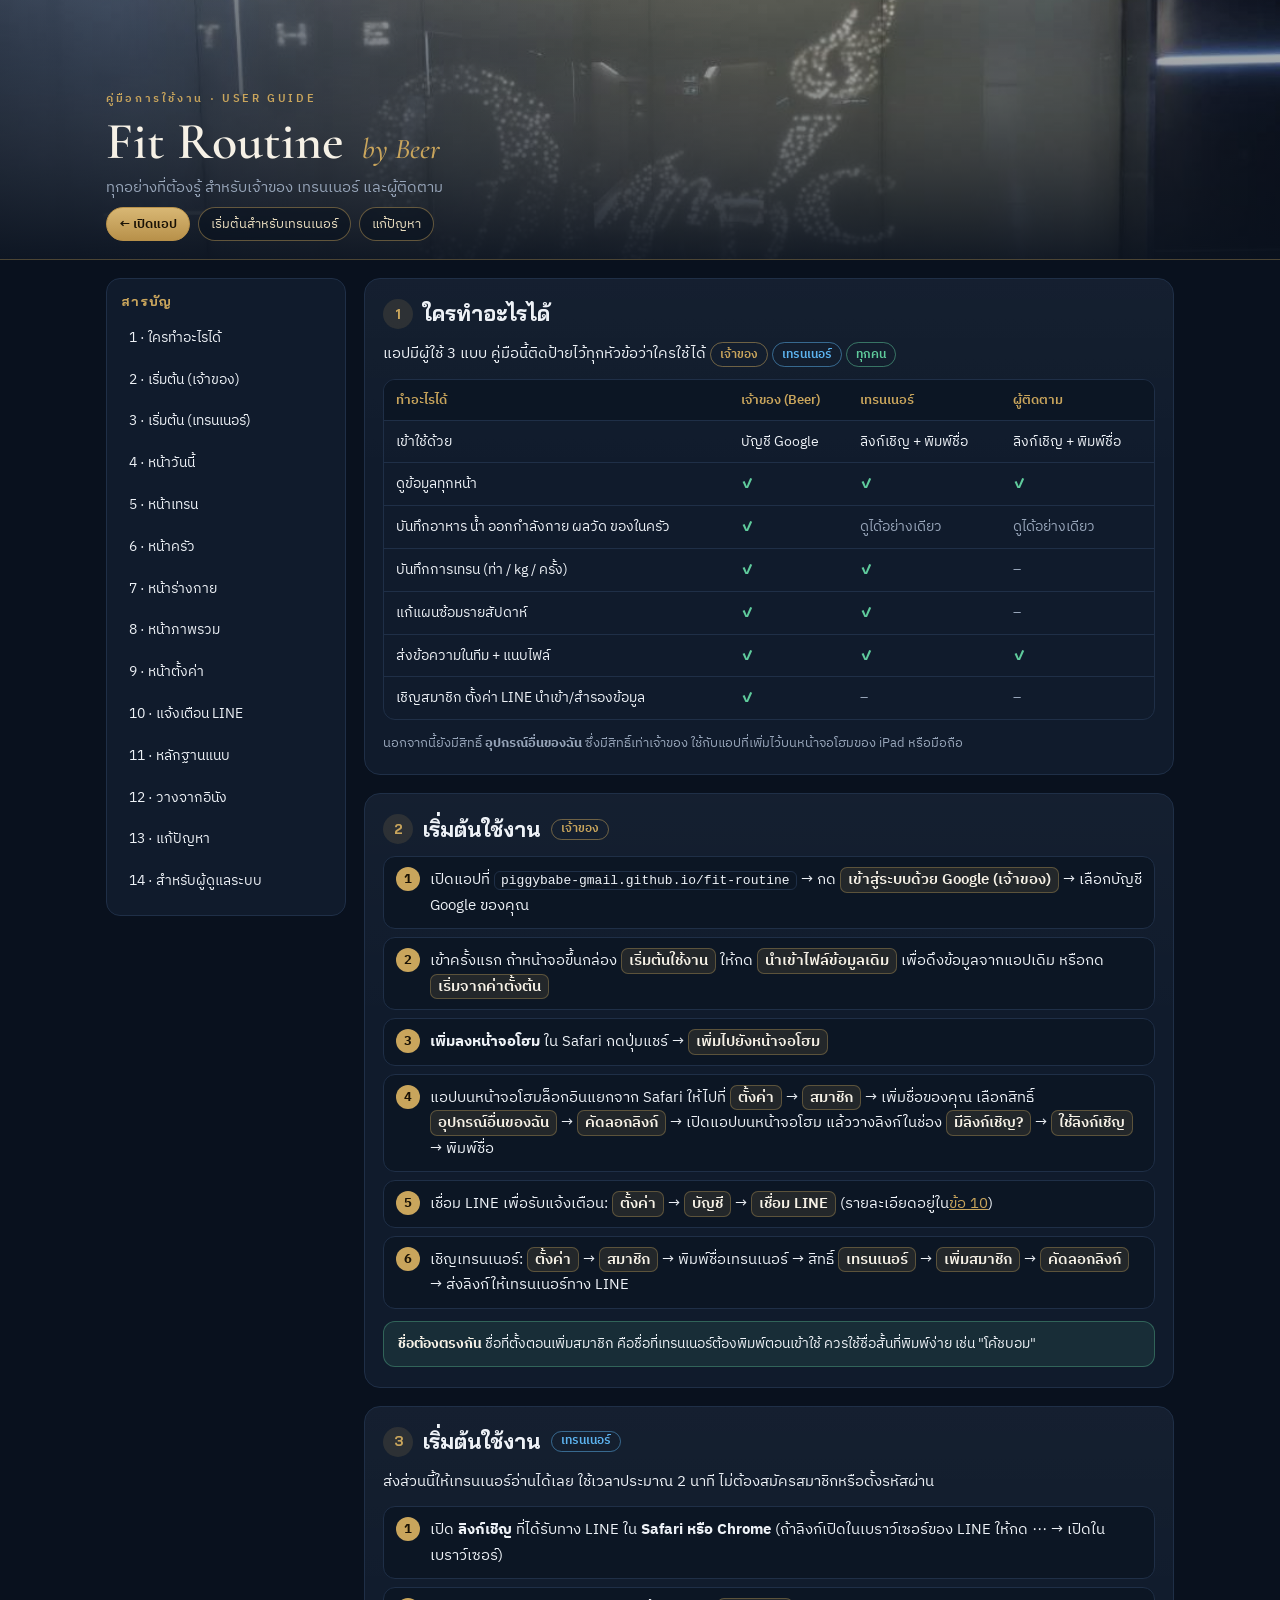
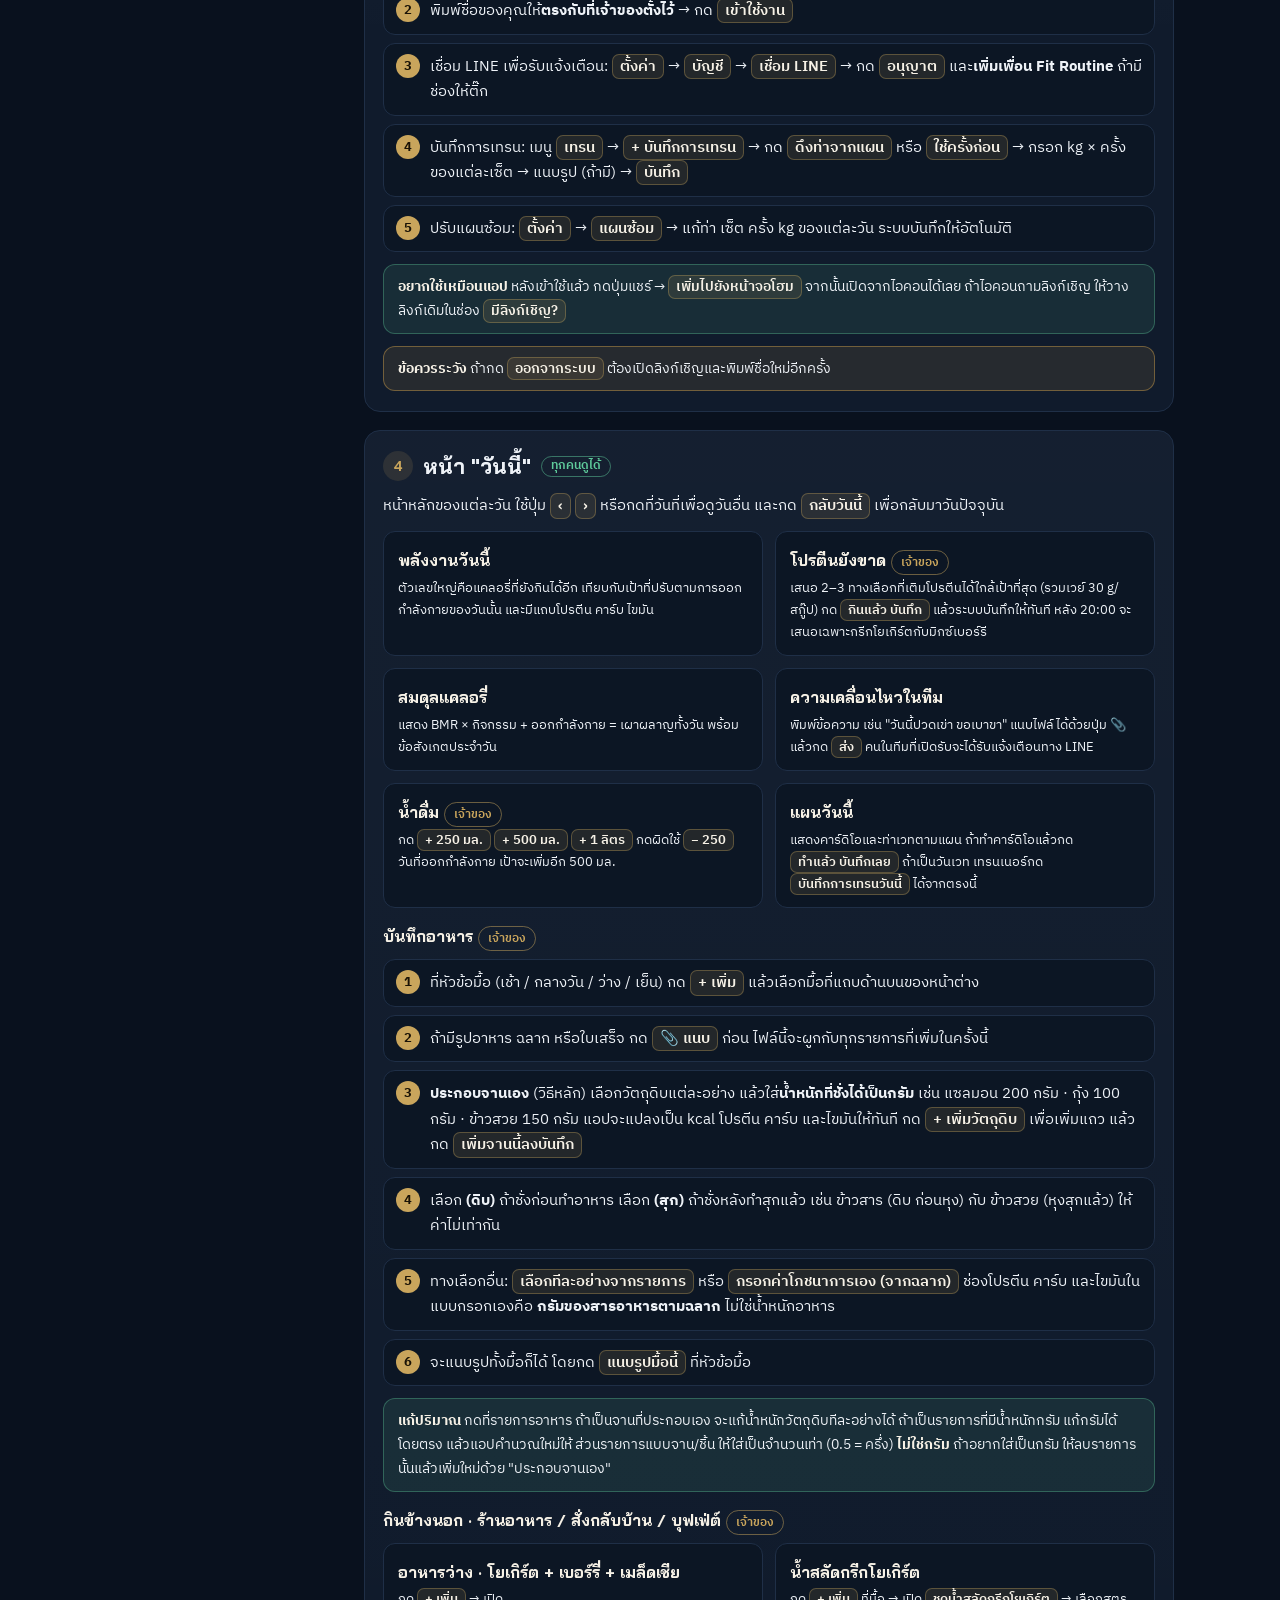
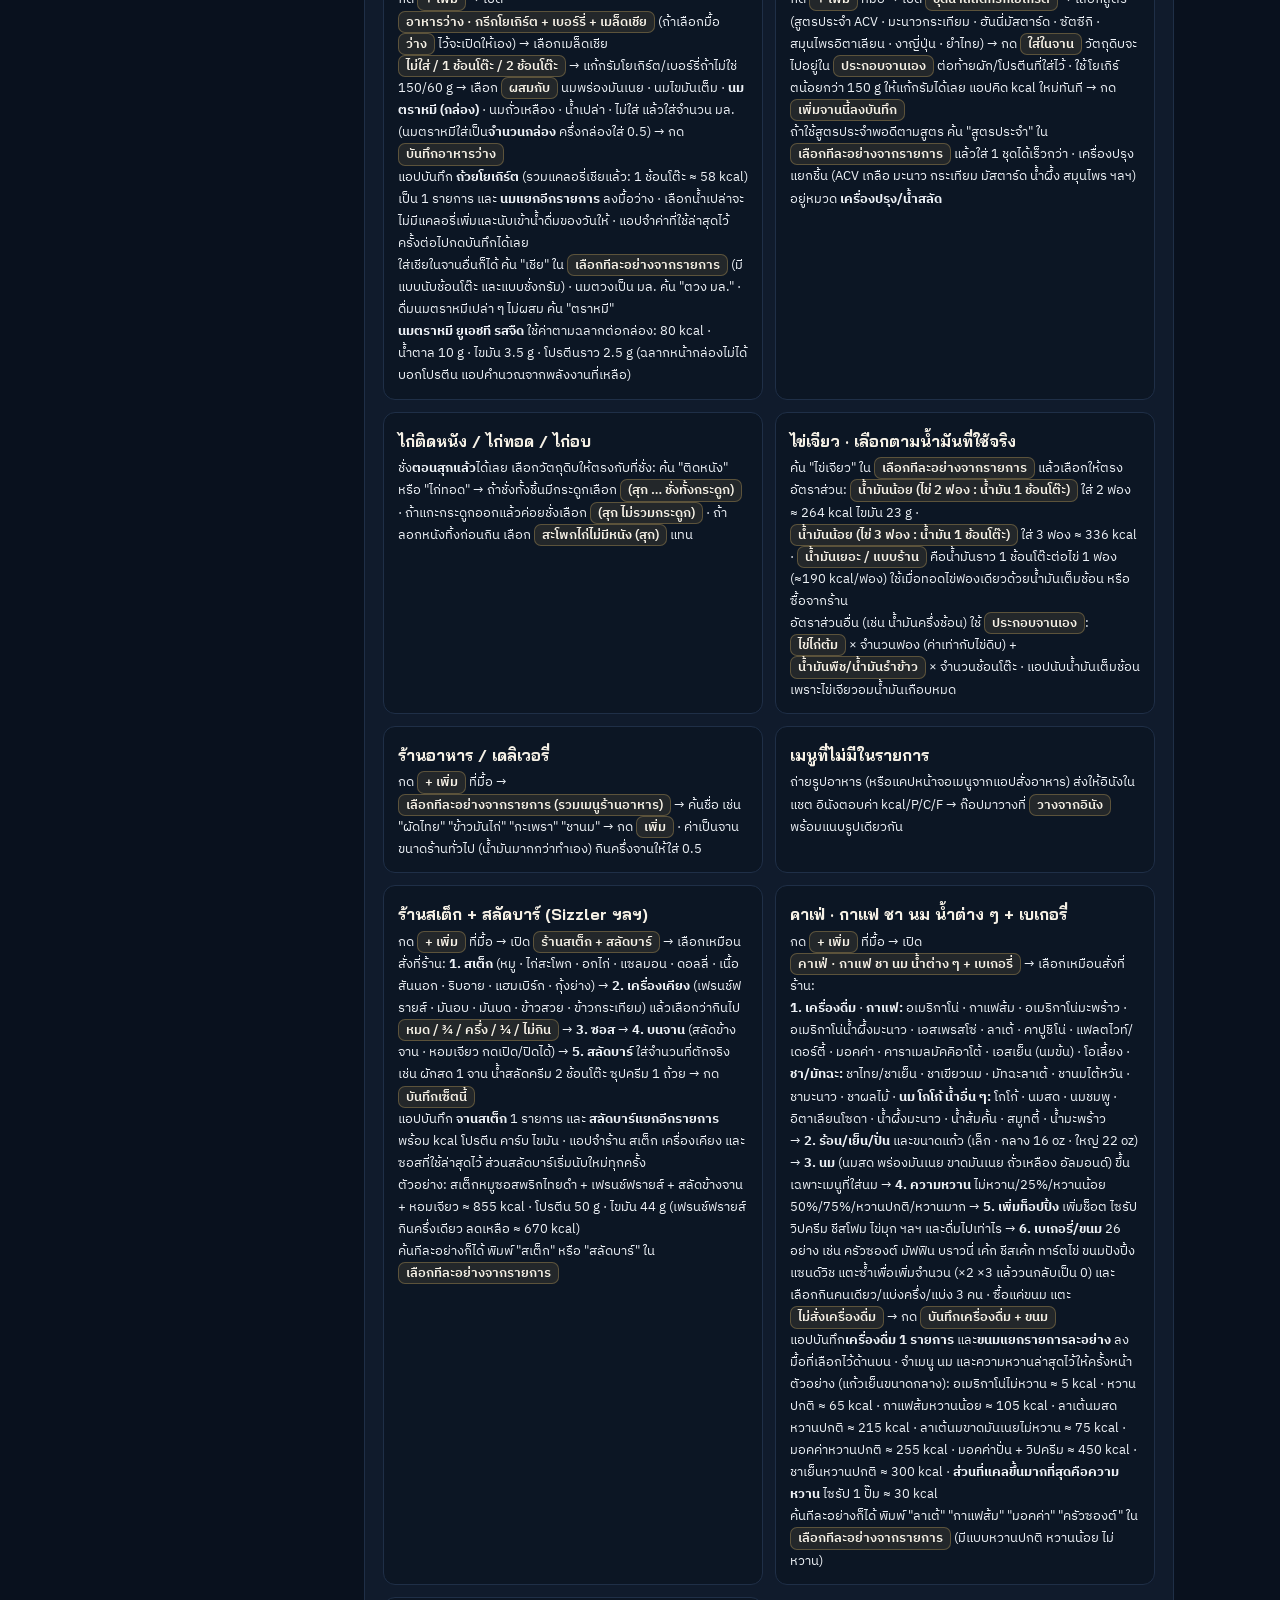
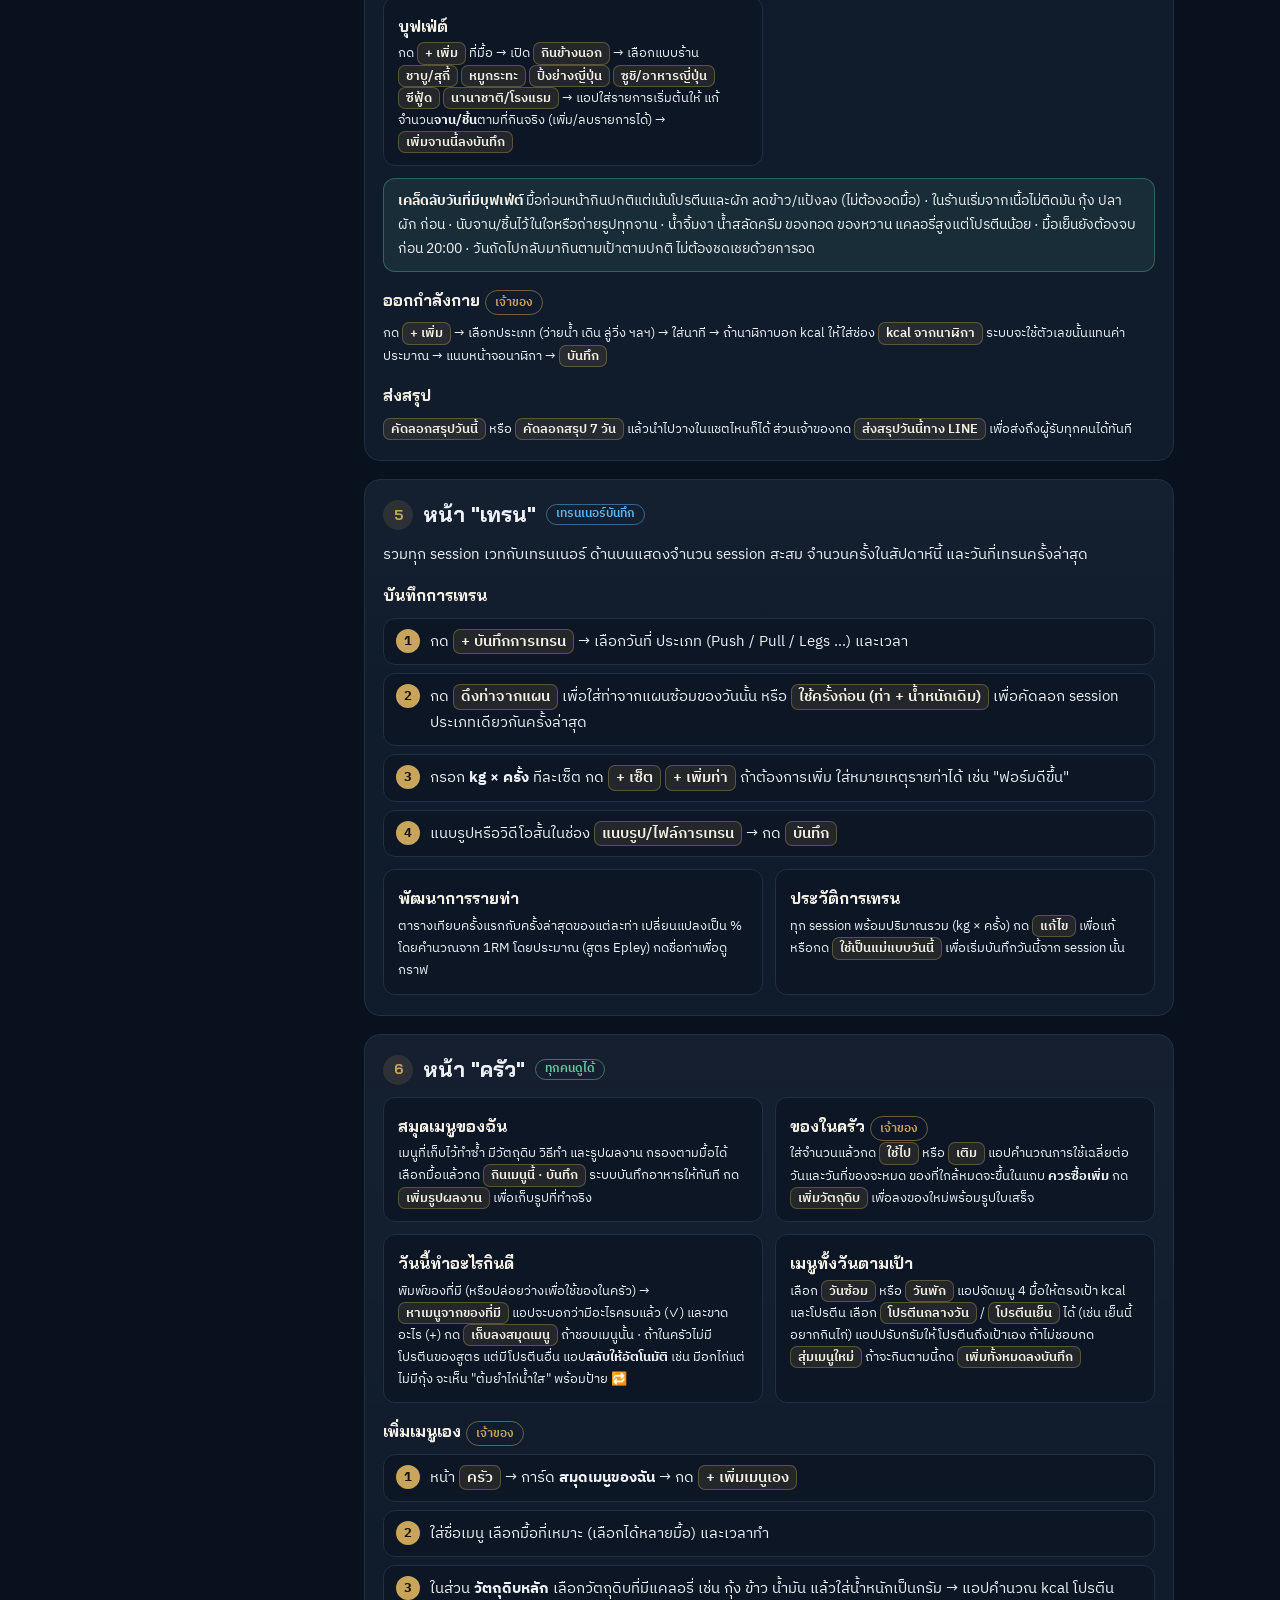
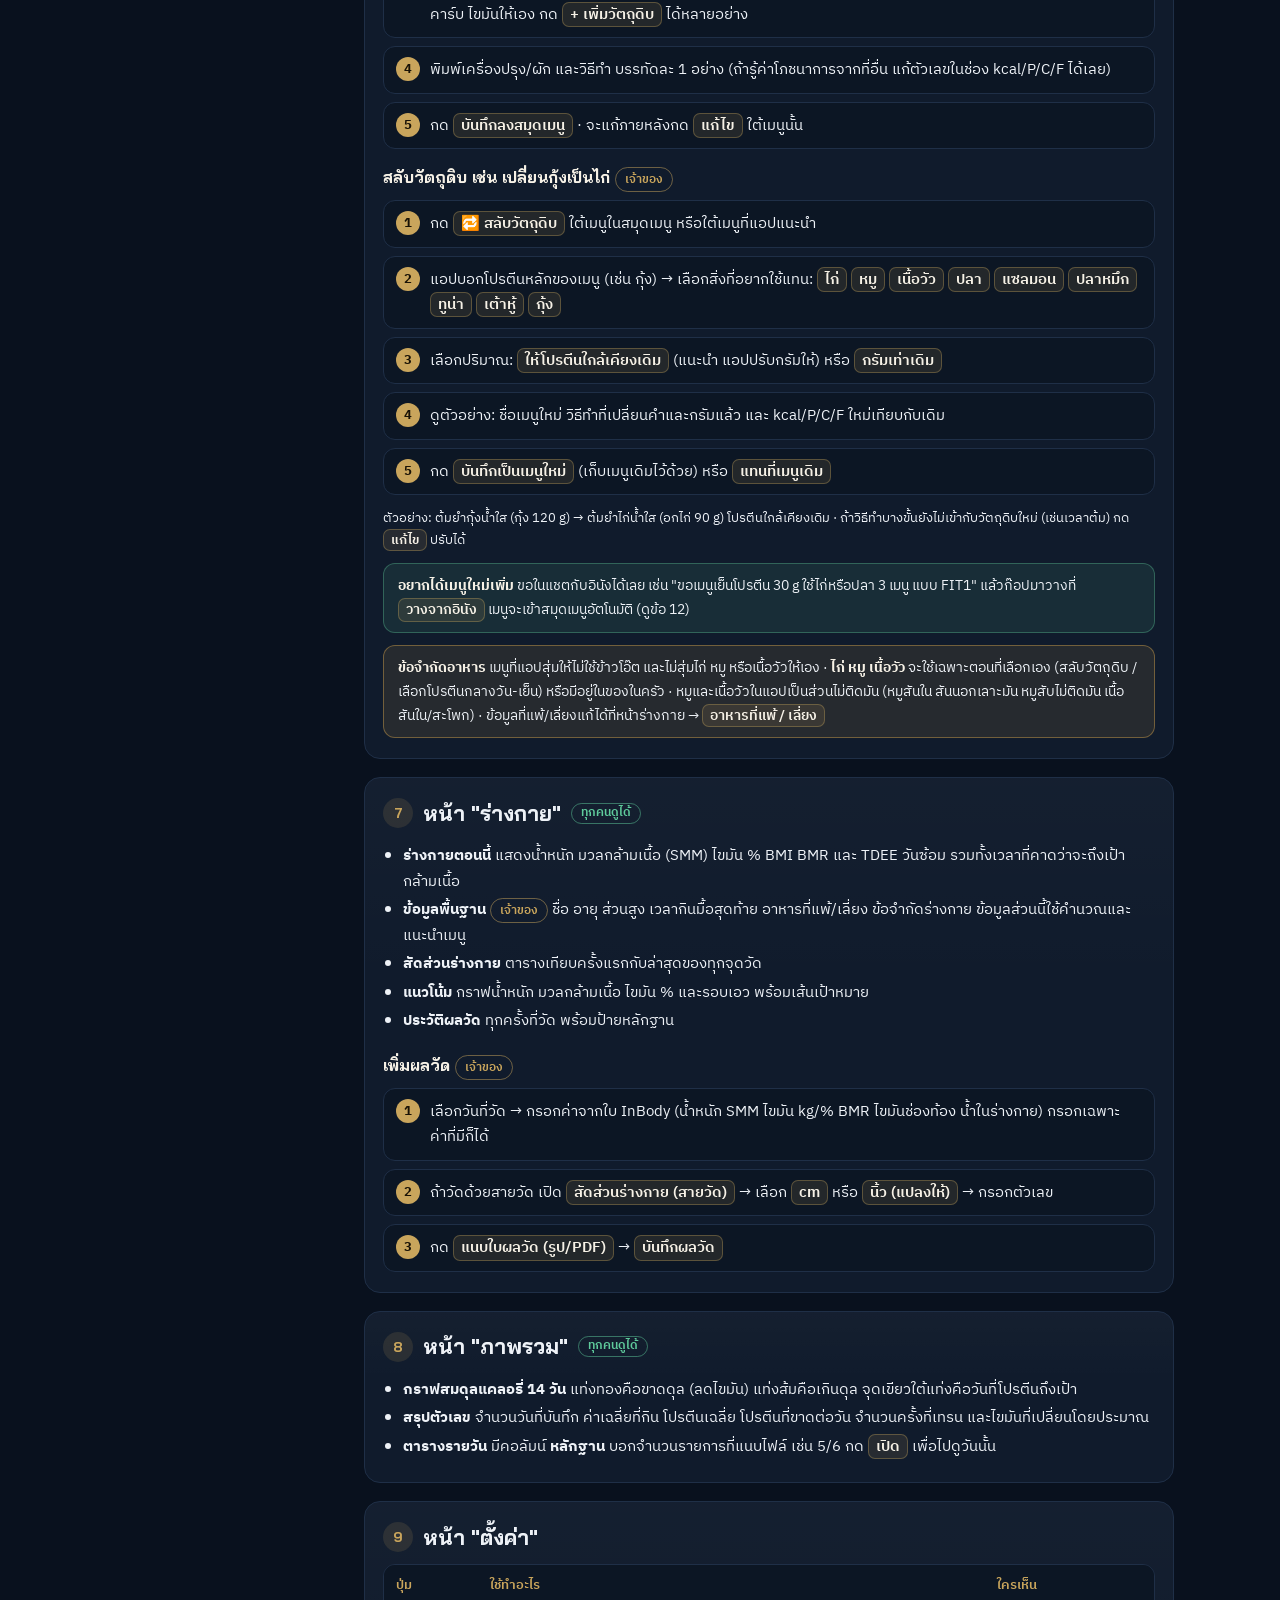
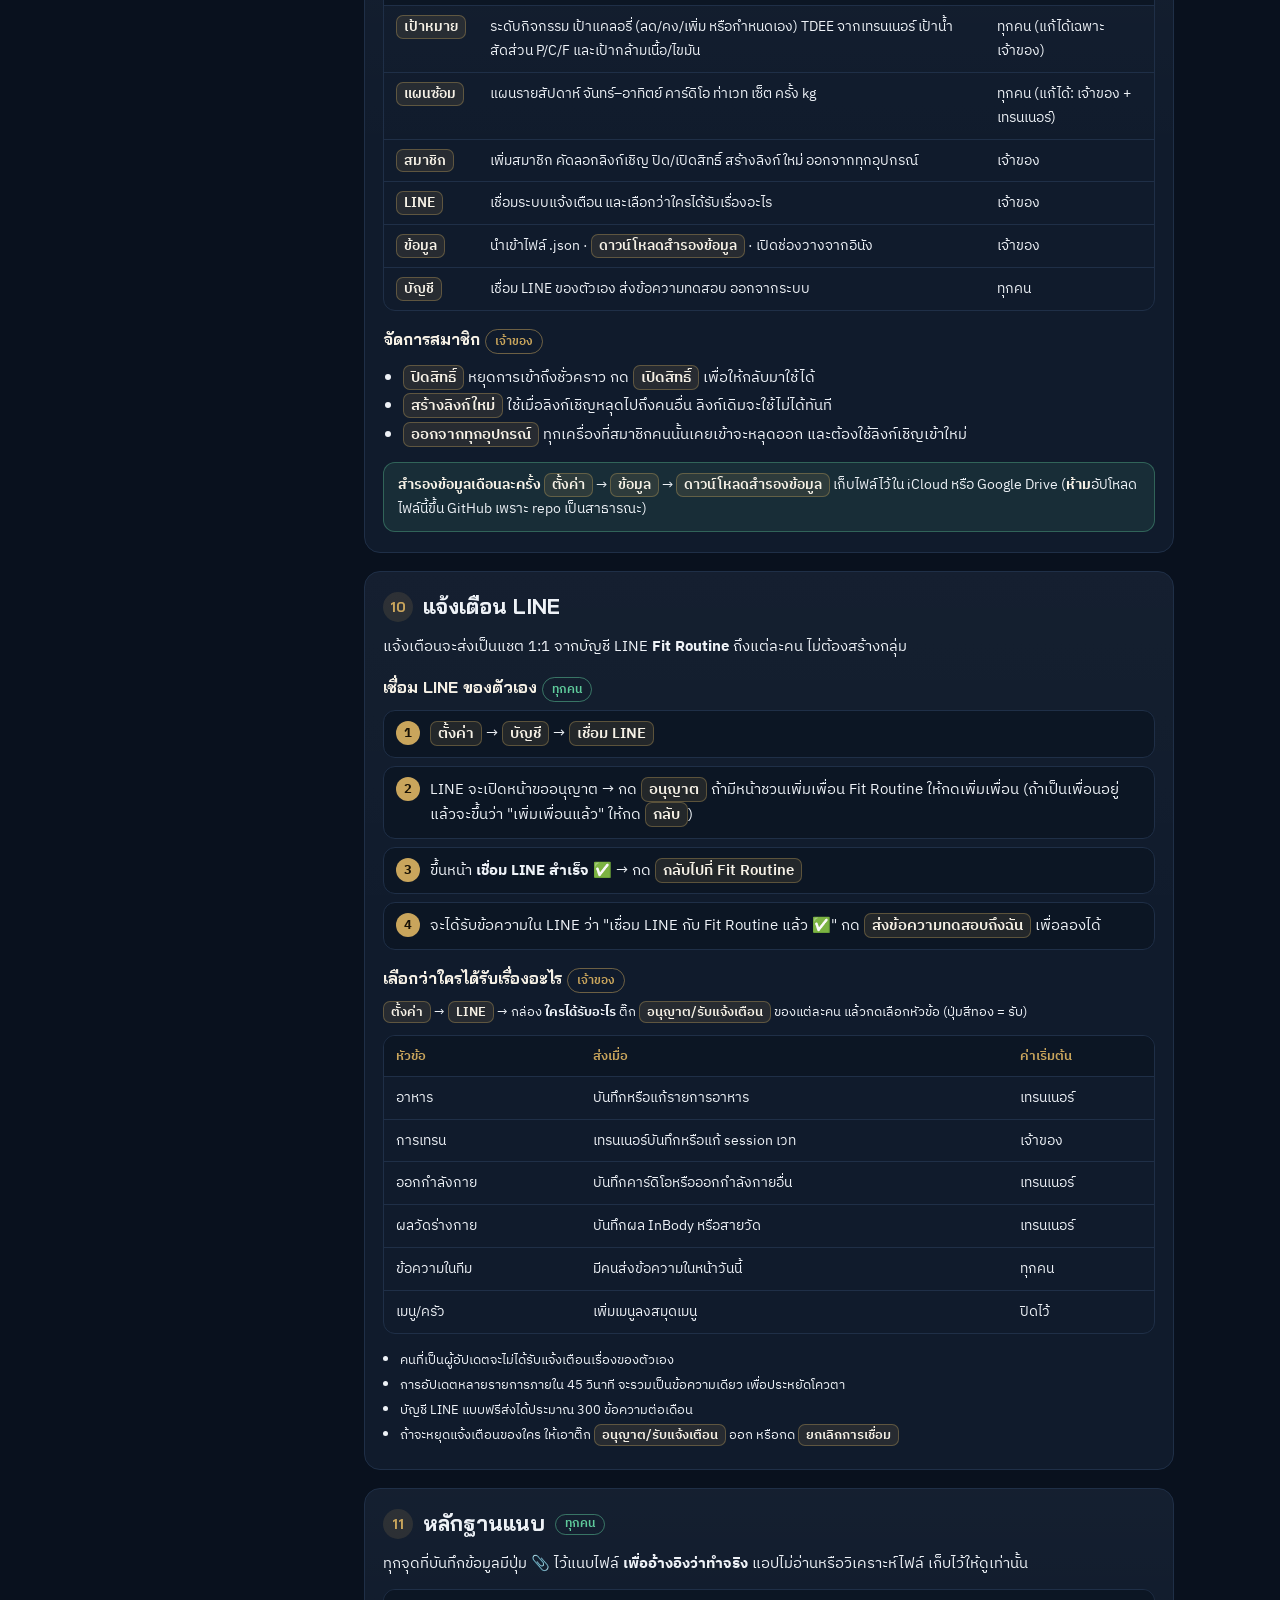
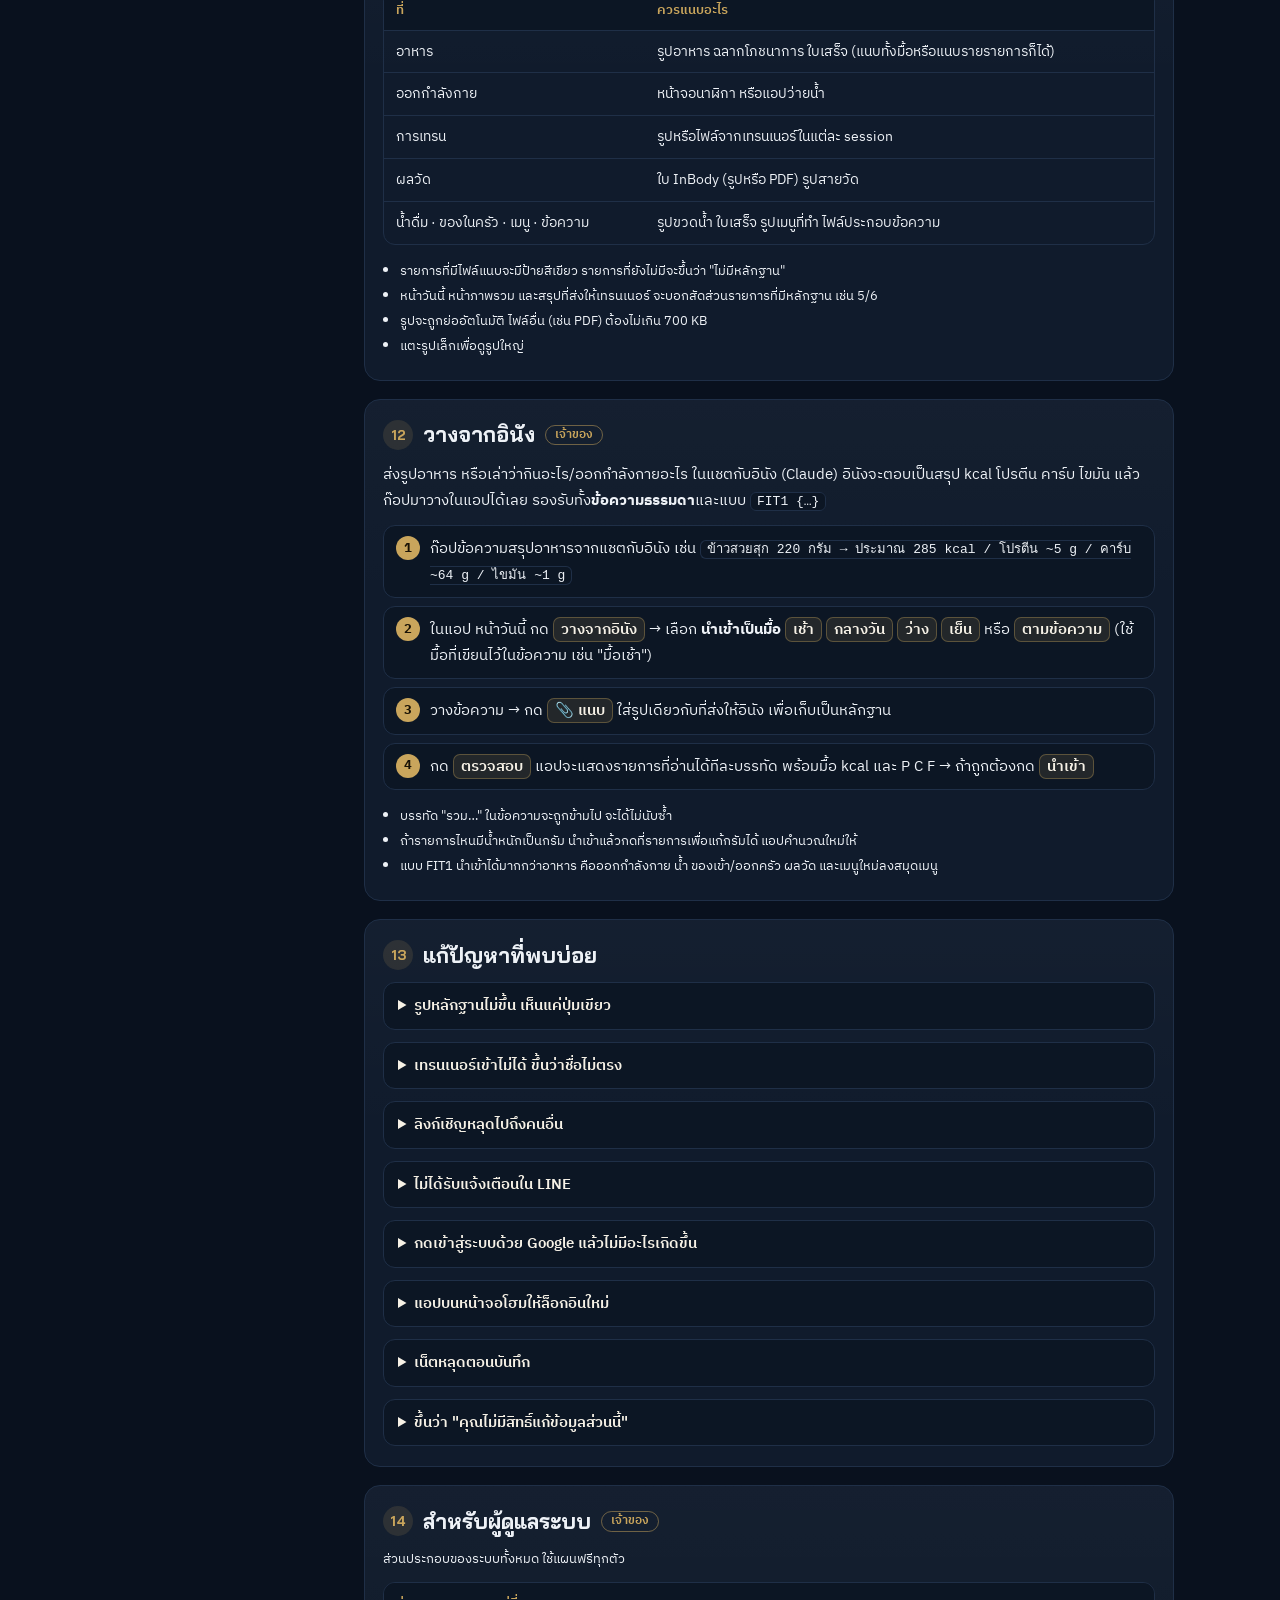
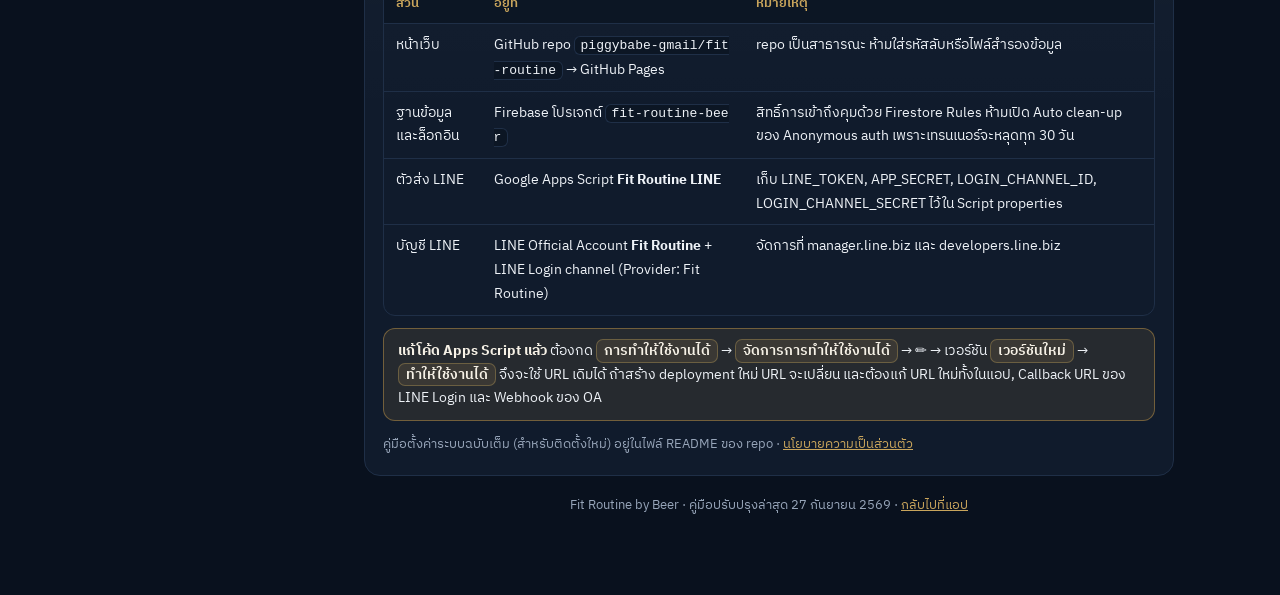
<file: manual.html>
<!doctype html>
<html lang="th">
<head>
<meta charset="utf-8">
<meta name="viewport" content="width=device-width,initial-scale=1,viewport-fit=cover">
<meta name="theme-color" content="#09111E">
<title>คู่มือการใช้งาน · Fit Routine by Beer</title>
<link rel="apple-touch-icon" href="img/apple-touch-icon.png">
<link rel="preconnect" href="https://fonts.googleapis.com">
<link rel="preconnect" href="https://fonts.gstatic.com" crossorigin>
<link rel="stylesheet" href="https://fonts.googleapis.com/css2?family=Bai+Jamjuree:wght@500;600;700&family=Cormorant+Garamond:ital,wght@0,600;1,500&family=IBM+Plex+Sans+Thai:wght@400;500;600&display=swap">
<style>
:root{
  color-scheme:dark;
  --bg:#09111E; --surface:#101B2C; --surface2:#0C1624; --ink:#EEF2F7; --muted:#97A5B9; --line:#1F2F47;
  --accent:#C9A55C; --accent-ink:#191206; --accent-soft:rgba(201,165,92,.14);
  --good:#5FCB9C; --warn:#E6B04E; --bad:#F27D6A; --pool:#5DB4F0; --pro:#F08E70;
  --display:'Bai Jamjuree','IBM Plex Sans Thai',system-ui,sans-serif;
  --serif:'Cormorant Garamond',Georgia,serif;
  --body:'IBM Plex Sans Thai',system-ui,-apple-system,sans-serif;
}
*{box-sizing:border-box}
html{background:var(--bg);scroll-behavior:smooth;scroll-padding-top:16px}
body{margin:0;background:var(--bg);color:var(--ink);font:15px/1.7 var(--body);-webkit-font-smoothing:antialiased}
a{color:var(--accent)}
h1,h2,h3{font-family:var(--display);line-height:1.3;margin:0;text-wrap:balance}
p{margin:0}
ul,ol{margin:0;padding-left:1.3em}
li{margin:3px 0}
.muted{color:var(--muted)}
.small{font-size:13px}

/* hero */
.hero{position:relative;overflow:hidden;min-height:220px;display:flex;align-items:flex-end;border-bottom:1px solid rgba(201,165,92,.35)}
.hero img{position:absolute;inset:0;width:100%;height:100%;object-fit:cover;object-position:50% 45%;filter:saturate(.8) brightness(.9)}
.hero::after{content:"";position:absolute;inset:0;background:linear-gradient(180deg,rgba(9,17,30,.1),rgba(9,17,30,.92)),linear-gradient(90deg,rgba(9,17,30,.6),transparent 60%)}
.hero-in{position:relative;z-index:1;width:100%;max-width:1100px;margin:0 auto;padding:calc(28px + env(safe-area-inset-top,0px)) 16px 18px}
.eyebrow{font-size:11px;letter-spacing:.24em;text-transform:uppercase;color:var(--accent);font-weight:600}
.brand{font-family:var(--serif);font-weight:600;font-size:40px;line-height:1.05;color:#F6F1E6;margin:4px 0 6px}
.brand em{font-style:italic;font-weight:500;font-size:.55em;color:var(--accent);margin-left:6px}
.hero-row{display:flex;gap:8px;flex-wrap:wrap;margin-top:6px}
.chip{display:inline-flex;align-items:center;gap:6px;font-size:13px;padding:5px 12px;border-radius:99px;border:1px solid rgba(201,165,92,.45);background:rgba(9,17,30,.55);color:#E9DDBF;text-decoration:none;backdrop-filter:blur(6px)}
.chip.pri{background:linear-gradient(180deg,#D8B774,#B8914A);color:var(--accent-ink);border-color:#B8914A;font-weight:600}
@media (min-width:760px){.brand{font-size:52px}.hero{min-height:260px}}

/* layout */
.wrap{max-width:1100px;margin:0 auto;padding:18px 16px 80px;display:grid;gap:18px;grid-template-columns:1fr}
@media (min-width:960px){.wrap{grid-template-columns:240px minmax(0,1fr);align-items:start}}
nav.toc{background:var(--surface);border:1px solid var(--line);border-radius:14px;padding:14px}
nav.toc h2{font-size:13px;letter-spacing:.08em;color:var(--accent);margin-bottom:8px}
nav.toc ol{list-style:none;padding:0;margin:0;display:flex;flex-wrap:wrap;gap:6px}
nav.toc a{display:block;text-decoration:none;color:var(--ink);font-size:14px;padding:5px 10px;border-radius:9px;border:1px solid var(--line);background:var(--surface2)}
nav.toc a:hover{border-color:var(--accent)}
@media (min-width:960px){nav.toc{position:sticky;top:16px;max-height:calc(100vh - 32px);overflow:auto}nav.toc ol{flex-direction:column;gap:2px}nav.toc a{border:0;background:none;padding:5px 8px}nav.toc a:hover{background:var(--accent-soft)}}
main{display:flex;flex-direction:column;gap:18px;min-width:0}

section.card{background:linear-gradient(180deg,rgba(255,255,255,.02),transparent 40%),var(--surface);border:1px solid var(--line);border-radius:16px;padding:20px 18px;display:flex;flex-direction:column;gap:12px;min-width:0}
section.card>h2{font-size:21px;display:flex;align-items:center;gap:10px;flex-wrap:wrap}
section.card h3{font-size:16px;color:#F6F1E6;margin-top:6px}
.num-badge{display:inline-grid;place-items:center;width:30px;height:30px;border-radius:50%;background:var(--accent-soft);color:var(--accent);font-size:14px;font-weight:700;flex:none}
.tag{font-family:var(--body);font-size:11.5px;font-weight:600;padding:2px 9px;border-radius:99px;border:1px solid var(--line);color:var(--muted);white-space:nowrap}
.tag.own{color:var(--accent);border-color:rgba(201,165,92,.5)}
.tag.tr{color:var(--pool);border-color:rgba(93,180,240,.5)}
.tag.all{color:var(--good);border-color:rgba(95,203,156,.5)}

.steps{counter-reset:s;list-style:none;padding:0;display:flex;flex-direction:column;gap:8px}
.steps>li{counter-increment:s;position:relative;padding:10px 12px 10px 46px;background:var(--surface2);border:1px solid var(--line);border-radius:12px;margin:0}
.steps>li::before{content:counter(s);position:absolute;left:12px;top:10px;width:24px;height:24px;border-radius:50%;background:var(--accent);color:var(--accent-ink);font-weight:700;font-size:13px;display:grid;place-items:center}
.ui{display:inline-block;font-weight:600;color:#F6F1E6;background:rgba(201,165,92,.12);border:1px solid rgba(201,165,92,.35);border-radius:7px;padding:0 7px;line-height:1.55;white-space:nowrap}
.tip,.warn{border-radius:12px;padding:10px 14px;font-size:14px}
.tip{background:rgba(95,203,156,.1);border:1px solid rgba(95,203,156,.35)}
.warn{background:rgba(230,176,78,.1);border:1px solid rgba(230,176,78,.4)}
.tip b,.warn b{color:#F6F1E6}

.tbl{overflow-x:auto;border:1px solid var(--line);border-radius:12px}
table{border-collapse:collapse;width:100%;min-width:520px;font-size:14px}
th,td{text-align:left;padding:9px 12px;border-bottom:1px solid var(--line);vertical-align:top}
th{color:var(--accent);font-weight:600;background:var(--surface2);font-size:13px}
tr:last-child td{border-bottom:0}
td .y{color:var(--good);font-weight:700}
td .n{color:var(--muted)}

.grid{display:grid;gap:12px;grid-template-columns:1fr}
@media (min-width:700px){.grid{grid-template-columns:repeat(2,minmax(0,1fr))}}
.box{background:var(--surface2);border:1px solid var(--line);border-radius:12px;padding:12px 14px;display:flex;flex-direction:column;gap:6px}
.box h3{margin:0;font-size:15px}
details{background:var(--surface2);border:1px solid var(--line);border-radius:12px;padding:10px 14px}
details+details{margin-top:0}
summary{cursor:pointer;font-weight:600;color:#F6F1E6}
details[open] summary{margin-bottom:6px}
code{font-family:ui-monospace,Menlo,monospace;font-size:13px;background:var(--surface2);border:1px solid var(--line);border-radius:6px;padding:1px 6px;word-break:break-all}
.foot{text-align:center;color:var(--muted);font-size:13px}
a:focus-visible,summary:focus-visible{outline:2px solid var(--accent);outline-offset:2px;border-radius:6px}
</style>
</head>
<body>
<header class="hero">
  <img src="img/hero-olympic.jpg" alt="">
  <div class="hero-in">
    <span class="eyebrow">คู่มือการใช้งาน · User Guide</span>
    <h1 class="brand">Fit Routine <em>by Beer</em></h1>
    <p class="muted">ทุกอย่างที่ต้องรู้ สำหรับเจ้าของ เทรนเนอร์ และผู้ติดตาม</p>
    <div class="hero-row">
      <a class="chip pri" href="./">← เปิดแอป</a>
      <a class="chip" href="#start-trainer">เริ่มต้นสำหรับเทรนเนอร์</a>
      <a class="chip" href="#faq">แก้ปัญหา</a>
    </div>
  </div>
</header>

<div class="wrap">
  <nav class="toc" aria-label="สารบัญ">
    <h2>สารบัญ</h2>
    <ol>
      <li><a href="#roles">1 · ใครทำอะไรได้</a></li>
      <li><a href="#start-owner">2 · เริ่มต้น (เจ้าของ)</a></li>
      <li><a href="#start-trainer">3 · เริ่มต้น (เทรนเนอร์)</a></li>
      <li><a href="#today">4 · หน้าวันนี้</a></li>
      <li><a href="#train">5 · หน้าเทรน</a></li>
      <li><a href="#kitchen">6 · หน้าครัว</a></li>
      <li><a href="#body">7 · หน้าร่างกาย</a></li>
      <li><a href="#overview">8 · หน้าภาพรวม</a></li>
      <li><a href="#settings">9 · หน้าตั้งค่า</a></li>
      <li><a href="#line">10 · แจ้งเตือน LINE</a></li>
      <li><a href="#evidence">11 · หลักฐานแนบ</a></li>
      <li><a href="#paste">12 · วางจากอินัง</a></li>
      <li><a href="#faq">13 · แก้ปัญหา</a></li>
      <li><a href="#admin">14 · สำหรับผู้ดูแลระบบ</a></li>
    </ol>
  </nav>

  <main>
    <!-- 1 -->
    <section class="card" id="roles">
      <h2><span class="num-badge">1</span>ใครทำอะไรได้</h2>
      <p>แอปมีผู้ใช้ 3 แบบ คู่มือนี้ติดป้ายไว้ทุกหัวข้อว่าใครใช้ได้ <span class="tag own">เจ้าของ</span> <span class="tag tr">เทรนเนอร์</span> <span class="tag all">ทุกคน</span></p>
      <div class="tbl"><table>
        <thead><tr><th>ทำอะไรได้</th><th>เจ้าของ (Beer)</th><th>เทรนเนอร์</th><th>ผู้ติดตาม</th></tr></thead>
        <tbody>
          <tr><td>เข้าใช้ด้วย</td><td>บัญชี Google</td><td>ลิงก์เชิญ + พิมพ์ชื่อ</td><td>ลิงก์เชิญ + พิมพ์ชื่อ</td></tr>
          <tr><td>ดูข้อมูลทุกหน้า</td><td><span class="y">✓</span></td><td><span class="y">✓</span></td><td><span class="y">✓</span></td></tr>
          <tr><td>บันทึกอาหาร น้ำ ออกกำลังกาย ผลวัด ของในครัว</td><td><span class="y">✓</span></td><td><span class="n">ดูได้อย่างเดียว</span></td><td><span class="n">ดูได้อย่างเดียว</span></td></tr>
          <tr><td>บันทึกการเทรน (ท่า / kg / ครั้ง)</td><td><span class="y">✓</span></td><td><span class="y">✓</span></td><td><span class="n">–</span></td></tr>
          <tr><td>แก้แผนซ้อมรายสัปดาห์</td><td><span class="y">✓</span></td><td><span class="y">✓</span></td><td><span class="n">–</span></td></tr>
          <tr><td>ส่งข้อความในทีม + แนบไฟล์</td><td><span class="y">✓</span></td><td><span class="y">✓</span></td><td><span class="y">✓</span></td></tr>
          <tr><td>เชิญสมาชิก ตั้งค่า LINE นำเข้า/สำรองข้อมูล</td><td><span class="y">✓</span></td><td><span class="n">–</span></td><td><span class="n">–</span></td></tr>
        </tbody>
      </table></div>
      <p class="small muted">นอกจากนี้ยังมีสิทธิ์ <b>อุปกรณ์อื่นของฉัน</b> ซึ่งมีสิทธิ์เท่าเจ้าของ ใช้กับแอปที่เพิ่มไว้บนหน้าจอโฮมของ iPad หรือมือถือ</p>
    </section>

    <!-- 2 -->
    <section class="card" id="start-owner">
      <h2><span class="num-badge">2</span>เริ่มต้นใช้งาน <span class="tag own">เจ้าของ</span></h2>
      <ol class="steps">
        <li>เปิดแอปที่ <code>piggybabe-gmail.github.io/fit-routine</code> → กด <span class="ui">เข้าสู่ระบบด้วย Google (เจ้าของ)</span> → เลือกบัญชี Google ของคุณ</li>
        <li>เข้าครั้งแรก ถ้าหน้าจอขึ้นกล่อง <span class="ui">เริ่มต้นใช้งาน</span> ให้กด <span class="ui">นำเข้าไฟล์ข้อมูลเดิม</span> เพื่อดึงข้อมูลจากแอปเดิม หรือกด <span class="ui">เริ่มจากค่าตั้งต้น</span></li>
        <li><b>เพิ่มลงหน้าจอโฮม</b> ใน Safari กดปุ่มแชร์ → <span class="ui">เพิ่มไปยังหน้าจอโฮม</span></li>
        <li>แอปบนหน้าจอโฮมล็อกอินแยกจาก Safari ให้ไปที่ <span class="ui">ตั้งค่า</span> → <span class="ui">สมาชิก</span> → เพิ่มชื่อของคุณ เลือกสิทธิ์ <span class="ui">อุปกรณ์อื่นของฉัน</span> → <span class="ui">คัดลอกลิงก์</span> → เปิดแอปบนหน้าจอโฮม แล้ววางลิงก์ในช่อง <span class="ui">มีลิงก์เชิญ?</span> → <span class="ui">ใช้ลิงก์เชิญ</span> → พิมพ์ชื่อ</li>
        <li>เชื่อม LINE เพื่อรับแจ้งเตือน: <span class="ui">ตั้งค่า</span> → <span class="ui">บัญชี</span> → <span class="ui">เชื่อม LINE</span> (รายละเอียดอยู่ใน<a href="#line">ข้อ 10</a>)</li>
        <li>เชิญเทรนเนอร์: <span class="ui">ตั้งค่า</span> → <span class="ui">สมาชิก</span> → พิมพ์ชื่อเทรนเนอร์ → สิทธิ์ <span class="ui">เทรนเนอร์</span> → <span class="ui">เพิ่มสมาชิก</span> → <span class="ui">คัดลอกลิงก์</span> → ส่งลิงก์ให้เทรนเนอร์ทาง LINE</li>
      </ol>
      <div class="tip"><b>ชื่อต้องตรงกัน</b> ชื่อที่ตั้งตอนเพิ่มสมาชิก คือชื่อที่เทรนเนอร์ต้องพิมพ์ตอนเข้าใช้ ควรใช้ชื่อสั้นที่พิมพ์ง่าย เช่น "โค้ชบอม"</div>
    </section>

    <!-- 3 -->
    <section class="card" id="start-trainer">
      <h2><span class="num-badge">3</span>เริ่มต้นใช้งาน <span class="tag tr">เทรนเนอร์</span></h2>
      <p>ส่งส่วนนี้ให้เทรนเนอร์อ่านได้เลย ใช้เวลาประมาณ 2 นาที ไม่ต้องสมัครสมาชิกหรือตั้งรหัสผ่าน</p>
      <ol class="steps">
        <li>เปิด <b>ลิงก์เชิญ</b> ที่ได้รับทาง LINE ใน <b>Safari หรือ Chrome</b> (ถ้าลิงก์เปิดในเบราว์เซอร์ของ LINE ให้กด ⋯ → เปิดในเบราว์เซอร์)</li>
        <li>พิมพ์ชื่อของคุณให้<b>ตรงกับที่เจ้าของตั้งไว้</b> → กด <span class="ui">เข้าใช้งาน</span></li>
        <li>เชื่อม LINE เพื่อรับแจ้งเตือน: <span class="ui">ตั้งค่า</span> → <span class="ui">บัญชี</span> → <span class="ui">เชื่อม LINE</span> → กด <span class="ui">อนุญาต</span> และ<b>เพิ่มเพื่อน Fit Routine</b> ถ้ามีช่องให้ติ๊ก</li>
        <li>บันทึกการเทรน: เมนู <span class="ui">เทรน</span> → <span class="ui">+ บันทึกการเทรน</span> → กด <span class="ui">ดึงท่าจากแผน</span> หรือ <span class="ui">ใช้ครั้งก่อน</span> → กรอก kg × ครั้ง ของแต่ละเซ็ต → แนบรูป (ถ้ามี) → <span class="ui">บันทึก</span></li>
        <li>ปรับแผนซ้อม: <span class="ui">ตั้งค่า</span> → <span class="ui">แผนซ้อม</span> → แก้ท่า เซ็ต ครั้ง kg ของแต่ละวัน ระบบบันทึกให้อัตโนมัติ</li>
      </ol>
      <div class="tip"><b>อยากใช้เหมือนแอป</b> หลังเข้าใช้แล้ว กดปุ่มแชร์ → <span class="ui">เพิ่มไปยังหน้าจอโฮม</span> จากนั้นเปิดจากไอคอนได้เลย ถ้าไอคอนถามลิงก์เชิญ ให้วางลิงก์เดิมในช่อง <span class="ui">มีลิงก์เชิญ?</span></div>
      <div class="warn"><b>ข้อควรระวัง</b> ถ้ากด <span class="ui">ออกจากระบบ</span> ต้องเปิดลิงก์เชิญและพิมพ์ชื่อใหม่อีกครั้ง</div>
    </section>

    <!-- 4 -->
    <section class="card" id="today">
      <h2><span class="num-badge">4</span>หน้า "วันนี้" <span class="tag all">ทุกคนดูได้</span></h2>
      <p>หน้าหลักของแต่ละวัน ใช้ปุ่ม <span class="ui">‹</span> <span class="ui">›</span> หรือกดที่วันที่เพื่อดูวันอื่น และกด <span class="ui">กลับวันนี้</span> เพื่อกลับมาวันปัจจุบัน</p>
      <div class="grid">
        <div class="box"><h3>พลังงานวันนี้</h3><p class="small">ตัวเลขใหญ่คือแคลอรี่ที่ยังกินได้อีก เทียบกับเป้าที่ปรับตามการออกกำลังกายของวันนั้น และมีแถบโปรตีน คาร์บ ไขมัน</p></div>
        <div class="box"><h3>โปรตีนยังขาด <span class="tag own">เจ้าของ</span></h3><p class="small">เสนอ 2–3 ทางเลือกที่เติมโปรตีนได้ใกล้เป้าที่สุด (รวมเวย์ 30 g/สกู๊ป) กด <span class="ui">กินแล้ว บันทึก</span> แล้วระบบบันทึกให้ทันที หลัง 20:00 จะเสนอเฉพาะกรีกโยเกิร์ตกับมิกซ์เบอร์รี</p></div>
        <div class="box"><h3>สมดุลแคลอรี่</h3><p class="small">แสดง BMR × กิจกรรม + ออกกำลังกาย = เผาผลาญทั้งวัน พร้อมข้อสังเกตประจำวัน</p></div>
        <div class="box"><h3>ความเคลื่อนไหวในทีม</h3><p class="small">พิมพ์ข้อความ เช่น "วันนี้ปวดเข่า ขอเบาขา" แนบไฟล์ได้ด้วยปุ่ม 📎 แล้วกด <span class="ui">ส่ง</span> คนในทีมที่เปิดรับจะได้รับแจ้งเตือนทาง LINE</p></div>
        <div class="box"><h3>น้ำดื่ม <span class="tag own">เจ้าของ</span></h3><p class="small">กด <span class="ui">+ 250 มล.</span> <span class="ui">+ 500 มล.</span> <span class="ui">+ 1 ลิตร</span> กดผิดใช้ <span class="ui">− 250</span> วันที่ออกกำลังกาย เป้าจะเพิ่มอีก 500 มล.</p></div>
        <div class="box"><h3>แผนวันนี้</h3><p class="small">แสดงคาร์ดิโอและท่าเวทตามแผน ถ้าทำคาร์ดิโอแล้วกด <span class="ui">ทำแล้ว บันทึกเลย</span> ถ้าเป็นวันเวท เทรนเนอร์กด <span class="ui">บันทึกการเทรนวันนี้</span> ได้จากตรงนี้</p></div>
      </div>
      <h3>บันทึกอาหาร <span class="tag own">เจ้าของ</span></h3>
      <ol class="steps">
        <li>ที่หัวข้อมื้อ (เช้า / กลางวัน / ว่าง / เย็น) กด <span class="ui">+ เพิ่ม</span> แล้วเลือกมื้อที่แถบด้านบนของหน้าต่าง</li>
        <li>ถ้ามีรูปอาหาร ฉลาก หรือใบเสร็จ กด <span class="ui">📎 แนบ</span> ก่อน ไฟล์นี้จะผูกกับทุกรายการที่เพิ่มในครั้งนี้</li>
        <li><b>ประกอบจานเอง</b> (วิธีหลัก) เลือกวัตถุดิบแต่ละอย่าง แล้วใส่<b>น้ำหนักที่ชั่งได้เป็นกรัม</b> เช่น แซลมอน 200 กรัม · กุ้ง 100 กรัม · ข้าวสวย 150 กรัม แอปจะแปลงเป็น kcal โปรตีน คาร์บ และไขมันให้ทันที กด <span class="ui">+ เพิ่มวัตถุดิบ</span> เพื่อเพิ่มแถว แล้วกด <span class="ui">เพิ่มจานนี้ลงบันทึก</span></li>
        <li>เลือก <b>(ดิบ)</b> ถ้าชั่งก่อนทำอาหาร เลือก <b>(สุก)</b> ถ้าชั่งหลังทำสุกแล้ว เช่น ข้าวสาร (ดิบ ก่อนหุง) กับ ข้าวสวย (หุงสุกแล้ว) ให้ค่าไม่เท่ากัน</li>
        <li>ทางเลือกอื่น: <span class="ui">เลือกทีละอย่างจากรายการ</span> หรือ <span class="ui">กรอกค่าโภชนาการเอง (จากฉลาก)</span> ช่องโปรตีน คาร์บ และไขมันในแบบกรอกเองคือ <b>กรัมของสารอาหารตามฉลาก</b> ไม่ใช่น้ำหนักอาหาร</li>
        <li>จะแนบรูปทั้งมื้อก็ได้ โดยกด <span class="ui">แนบรูปมื้อนี้</span> ที่หัวข้อมื้อ</li>
      </ol>
      <div class="tip"><b>แก้ปริมาณ</b> กดที่รายการอาหาร ถ้าเป็นจานที่ประกอบเอง จะแก้น้ำหนักวัตถุดิบทีละอย่างได้ ถ้าเป็นรายการที่มีน้ำหนักกรัม แก้กรัมได้โดยตรง แล้วแอปคำนวณใหม่ให้ ส่วนรายการแบบจาน/ชิ้น ให้ใส่เป็นจำนวนเท่า (0.5 = ครึ่ง) <b>ไม่ใช่กรัม</b> ถ้าอยากใส่เป็นกรัม ให้ลบรายการนั้นแล้วเพิ่มใหม่ด้วย "ประกอบจานเอง"</div>
      <h3>กินข้างนอก · ร้านอาหาร / สั่งกลับบ้าน / บุฟเฟ่ต์ <span class="tag own">เจ้าของ</span></h3>
      <div class="grid">
        <div class="box"><h3>อาหารว่าง · โยเกิร์ต + เบอร์รี่ + เมล็ดเชีย</h3><p class="small">กด <span class="ui">+ เพิ่ม</span> → เปิด <span class="ui">อาหารว่าง · กรีกโยเกิร์ต + เบอร์รี่ + เมล็ดเชีย</span> (ถ้าเลือกมื้อ <span class="ui">ว่าง</span> ไว้จะเปิดให้เอง) → เลือกเมล็ดเชีย <span class="ui">ไม่ใส่ / 1 ช้อนโต๊ะ / 2 ช้อนโต๊ะ</span> → แก้กรัมโยเกิร์ต/เบอร์รี่ถ้าไม่ใช่ 150/60 g → เลือก <span class="ui">ผสมกับ</span> นมพร่องมันเนย · นมไขมันเต็ม · <b>นมตราหมี (กล่อง)</b> · นมถั่วเหลือง · น้ำเปล่า · ไม่ใส่ แล้วใส่จำนวน มล. (นมตราหมีใส่เป็น<b>จำนวนกล่อง</b> ครึ่งกล่องใส่ 0.5) → กด <span class="ui">บันทึกอาหารว่าง</span><br>แอปบันทึก <b>ถ้วยโยเกิร์ต</b> (รวมแคลอรี่เชียแล้ว: 1 ช้อนโต๊ะ ≈ 58 kcal) เป็น 1 รายการ และ <b>นมแยกอีกรายการ</b> ลงมื้อว่าง · เลือกน้ำเปล่าจะไม่มีแคลอรี่เพิ่มและนับเข้าน้ำดื่มของวันให้ · แอปจำค่าที่ใช้ล่าสุดไว้ ครั้งต่อไปกดบันทึกได้เลย<br>ใส่เชียในจานอื่นก็ได้ ค้น "เชีย" ใน <span class="ui">เลือกทีละอย่างจากรายการ</span> (มีแบบนับช้อนโต๊ะ และแบบชั่งกรัม) · นมตวงเป็น มล. ค้น "ตวง มล." · ดื่มนมตราหมีเปล่า ๆ ไม่ผสม ค้น "ตราหมี"<br><b>นมตราหมี ยูเอชที รสจืด</b> ใช้ค่าตามฉลากต่อกล่อง: 80 kcal · น้ำตาล 10 g · ไขมัน 3.5 g · โปรตีนราว 2.5 g (ฉลากหน้ากล่องไม่ได้บอกโปรตีน แอปคำนวณจากพลังงานที่เหลือ)</p></div>
        <div class="box"><h3>น้ำสลัดกรีกโยเกิร์ต</h3><p class="small">กด <span class="ui">+ เพิ่ม</span> ที่มื้อ → เปิด <span class="ui">ชุดน้ำสลัดกรีกโยเกิร์ต</span> → เลือกสูตร (สูตรประจำ ACV · มะนาวกระเทียม · ฮันนี่มัสตาร์ด · ซัตซีกิ · สมุนไพรอิตาเลียน · งาญี่ปุ่น · ยำไทย) → กด <span class="ui">ใส่ในจาน</span> วัตถุดิบจะไปอยู่ใน <span class="ui">ประกอบจานเอง</span> ต่อท้ายผัก/โปรตีนที่ใส่ไว้ · ใช้โยเกิร์ตน้อยกว่า 150 g ให้แก้กรัมได้เลย แอปคิด kcal ใหม่ทันที → กด <span class="ui">เพิ่มจานนี้ลงบันทึก</span><br>ถ้าใช้สูตรประจำพอดีตามสูตร ค้น "สูตรประจำ" ใน <span class="ui">เลือกทีละอย่างจากรายการ</span> แล้วใส่ 1 ชุดได้เร็วกว่า · เครื่องปรุงแยกชิ้น (ACV เกลือ มะนาว กระเทียม มัสตาร์ด น้ำผึ้ง สมุนไพร ฯลฯ) อยู่หมวด <b>เครื่องปรุง/น้ำสลัด</b></p></div>
        <div class="box"><h3>ไก่ติดหนัง / ไก่ทอด / ไก่อบ</h3><p class="small">ชั่ง<b>ตอนสุกแล้ว</b>ได้เลย เลือกวัตถุดิบให้ตรงกับที่ชั่ง: ค้น "ติดหนัง" หรือ "ไก่ทอด" → ถ้าชั่งทั้งชิ้นมีกระดูกเลือก <span class="ui">(สุก … ชั่งทั้งกระดูก)</span> · ถ้าแกะกระดูกออกแล้วค่อยชั่งเลือก <span class="ui">(สุก ไม่รวมกระดูก)</span> · ถ้าลอกหนังทิ้งก่อนกิน เลือก <span class="ui">สะโพกไก่ไม่มีหนัง (สุก)</span> แทน</p></div>
        <div class="box"><h3>ไข่เจียว · เลือกตามน้ำมันที่ใช้จริง</h3><p class="small">ค้น "ไข่เจียว" ใน <span class="ui">เลือกทีละอย่างจากรายการ</span> แล้วเลือกให้ตรงอัตราส่วน: <span class="ui">น้ำมันน้อย (ไข่ 2 ฟอง : น้ำมัน 1 ช้อนโต๊ะ)</span> ใส่ 2 ฟอง ≈ 264 kcal ไขมัน 23 g · <span class="ui">น้ำมันน้อย (ไข่ 3 ฟอง : น้ำมัน 1 ช้อนโต๊ะ)</span> ใส่ 3 ฟอง ≈ 336 kcal · <span class="ui">น้ำมันเยอะ / แบบร้าน</span> คือน้ำมันราว 1 ช้อนโต๊ะต่อไข่ 1 ฟอง (≈190 kcal/ฟอง) ใช้เมื่อทอดไข่ฟองเดียวด้วยน้ำมันเต็มช้อน หรือซื้อจากร้าน<br>อัตราส่วนอื่น (เช่น น้ำมันครึ่งช้อน) ใช้ <span class="ui">ประกอบจานเอง</span>: <span class="ui">ไข่ไก่ต้ม</span> × จำนวนฟอง (ค่าเท่ากับไข่ดิบ) + <span class="ui">น้ำมันพืช/น้ำมันรำข้าว</span> × จำนวนช้อนโต๊ะ · แอปนับน้ำมันเต็มช้อน เพราะไข่เจียวอมน้ำมันเกือบหมด</p></div>
        <div class="box"><h3>ร้านอาหาร / เดลิเวอรี่</h3><p class="small">กด <span class="ui">+ เพิ่ม</span> ที่มื้อ → <span class="ui">เลือกทีละอย่างจากรายการ (รวมเมนูร้านอาหาร)</span> → ค้นชื่อ เช่น "ผัดไทย" "ข้าวมันไก่" "กะเพรา" "ชานม" → กด <span class="ui">เพิ่ม</span> · ค่าเป็นจานขนาดร้านทั่วไป (น้ำมันมากกว่าทำเอง) กินครึ่งจานให้ใส่ 0.5</p></div>
        <div class="box"><h3>เมนูที่ไม่มีในรายการ</h3><p class="small">ถ่ายรูปอาหาร (หรือแคปหน้าจอเมนูจากแอปสั่งอาหาร) ส่งให้อินังในแชต อินังตอบค่า kcal/P/C/F → ก๊อปมาวางที่ <span class="ui">วางจากอินัง</span> พร้อมแนบรูปเดียวกัน</p></div>
        <div class="box"><h3>ร้านสเต็ก + สลัดบาร์ (Sizzler ฯลฯ)</h3><p class="small">กด <span class="ui">+ เพิ่ม</span> ที่มื้อ → เปิด <span class="ui">ร้านสเต็ก + สลัดบาร์</span> → เลือกเหมือนสั่งที่ร้าน: <b>1. สเต็ก</b> (หมู · ไก่สะโพก · อกไก่ · แซลมอน · ดอลลี่ · เนื้อสันนอก · ริบอาย · แฮมเบิร์ก · กุ้งย่าง) → <b>2. เครื่องเคียง</b> (เฟรนช์ฟรายส์ · มันอบ · มันบด · ข้าวสวย · ข้าวกระเทียม) แล้วเลือกว่ากินไป <span class="ui">หมด / ¾ / ครึ่ง / ¼ / ไม่กิน</span> → <b>3. ซอส</b> → <b>4. บนจาน</b> (สลัดข้างจาน · หอมเจียว กดเปิด/ปิดได้) → <b>5. สลัดบาร์</b> ใส่จำนวนที่ตักจริง เช่น ผักสด 1 จาน น้ำสลัดครีม 2 ช้อนโต๊ะ ซุปครีม 1 ถ้วย → กด <span class="ui">บันทึกเซ็ตนี้</span><br>แอปบันทึก <b>จานสเต็ก</b> 1 รายการ และ <b>สลัดบาร์แยกอีกรายการ</b> พร้อม kcal โปรตีน คาร์บ ไขมัน · แอปจำร้าน สเต็ก เครื่องเคียง และซอสที่ใช้ล่าสุดไว้ ส่วนสลัดบาร์เริ่มนับใหม่ทุกครั้ง<br>ตัวอย่าง: สเต็กหมูซอสพริกไทยดำ + เฟรนช์ฟรายส์ + สลัดข้างจาน + หอมเจียว ≈ 855 kcal · โปรตีน 50 g · ไขมัน 44 g (เฟรนช์ฟรายส์กินครึ่งเดียว ลดเหลือ ≈ 670 kcal)<br>ค้นทีละอย่างก็ได้ พิมพ์ "สเต็ก" หรือ "สลัดบาร์" ใน <span class="ui">เลือกทีละอย่างจากรายการ</span></p></div>
        <div class="box"><h3>คาเฟ่ · กาแฟ ชา นม น้ำต่าง ๆ + เบเกอรี่</h3><p class="small">กด <span class="ui">+ เพิ่ม</span> ที่มื้อ → เปิด <span class="ui">คาเฟ่ · กาแฟ ชา นม น้ำต่าง ๆ + เบเกอรี่</span> → เลือกเหมือนสั่งที่ร้าน:<br>
<b>1. เครื่องดื่ม</b> · <b>กาแฟ:</b> อเมริกาโน่ · กาแฟส้ม · อเมริกาโน่มะพร้าว · อเมริกาโน่น้ำผึ้งมะนาว · เอสเพรสโซ่ · ลาเต้ · คาปูชิโน่ · แฟลตไวท์/เดอร์ตี้ · มอคค่า · คาราเมลมัคคิอาโต้ · เอสเย็น (นมข้น) · โอเลี้ยง · <b>ชา/มัทฉะ:</b> ชาไทย/ชาเย็น · ชาเขียวนม · มัทฉะลาเต้ · ชานมไต้หวัน · ชามะนาว · ชาผลไม้ · <b>นม โกโก้ น้ำอื่น ๆ:</b> โกโก้ · นมสด · นมชมพู · อิตาเลียนโซดา · น้ำผึ้งมะนาว · น้ำส้มคั้น · สมูทตี้ · น้ำมะพร้าว<br>
→ <b>2. ร้อน/เย็น/ปั่น</b> และขนาดแก้ว (เล็ก · กลาง 16 oz · ใหญ่ 22 oz) → <b>3. นม</b> (นมสด พร่องมันเนย ขาดมันเนย ถั่วเหลือง อัลมอนด์) ขึ้นเฉพาะเมนูที่ใส่นม → <b>4. ความหวาน</b> ไม่หวาน/25%/หวานน้อย 50%/75%/หวานปกติ/หวานมาก → <b>5. เพิ่มท็อปปิ้ง</b> เพิ่มช็อต ไซรัป วิปครีม ชีสโฟม ไข่มุก ฯลฯ และดื่มไปเท่าไร → <b>6. เบเกอรี่/ขนม</b> 26 อย่าง เช่น ครัวซองต์ มัฟฟิน บราวนี่ เค้ก ชีสเค้ก ทาร์ตไข่ ขนมปังปิ้ง แซนด์วิช แตะซ้ำเพื่อเพิ่มจำนวน (×2 ×3 แล้ววนกลับเป็น 0) และเลือกกินคนเดียว/แบ่งครึ่ง/แบ่ง 3 คน · ซื้อแค่ขนม แตะ <span class="ui">ไม่สั่งเครื่องดื่ม</span> → กด <span class="ui">บันทึกเครื่องดื่ม + ขนม</span><br>
แอปบันทึก<b>เครื่องดื่ม 1 รายการ</b> และ<b>ขนมแยกรายการละอย่าง</b> ลงมื้อที่เลือกไว้ด้านบน · จำเมนู นม และความหวานล่าสุดไว้ให้ครั้งหน้า<br>
ตัวอย่าง (แก้วเย็นขนาดกลาง): อเมริกาโน่ไม่หวาน ≈ 5 kcal · หวานปกติ ≈ 65 kcal · กาแฟส้มหวานน้อย ≈ 105 kcal · ลาเต้นมสดหวานปกติ ≈ 215 kcal · ลาเต้นมขาดมันเนยไม่หวาน ≈ 75 kcal · มอคค่าหวานปกติ ≈ 255 kcal · มอคค่าปั่น + วิปครีม ≈ 450 kcal · ชาเย็นหวานปกติ ≈ 300 kcal · <b>ส่วนที่แคลขึ้นมากที่สุดคือความหวาน</b> ไซรัป 1 ปั๊ม ≈ 30 kcal<br>
ค้นทีละอย่างก็ได้ พิมพ์ "ลาเต้" "กาแฟส้ม" "มอคค่า" "ครัวซองต์" ใน <span class="ui">เลือกทีละอย่างจากรายการ</span> (มีแบบหวานปกติ หวานน้อย ไม่หวาน)</p></div>
        <div class="box"><h3>บุฟเฟ่ต์</h3><p class="small">กด <span class="ui">+ เพิ่ม</span> ที่มื้อ → เปิด <span class="ui">กินข้างนอก</span> → เลือกแบบร้าน <span class="ui">ชาบู/สุกี้</span> <span class="ui">หมูกระทะ</span> <span class="ui">ปิ้งย่างญี่ปุ่น</span> <span class="ui">ซูชิ/อาหารญี่ปุ่น</span> <span class="ui">ซีฟู้ด</span> <span class="ui">นานาชาติ/โรงแรม</span> → แอปใส่รายการเริ่มต้นให้ แก้จำนวน<b>จาน/ชิ้น</b>ตามที่กินจริง (เพิ่ม/ลบรายการได้) → <span class="ui">เพิ่มจานนี้ลงบันทึก</span></p></div>
      </div>
      <div class="tip"><b>เคล็ดลับวันที่มีบุฟเฟ่ต์</b> มื้อก่อนหน้ากินปกติแต่เน้นโปรตีนและผัก ลดข้าว/แป้งลง (ไม่ต้องอดมื้อ) · ในร้านเริ่มจากเนื้อไม่ติดมัน กุ้ง ปลา ผัก ก่อน · นับจาน/ชิ้นไว้ในใจหรือถ่ายรูปทุกจาน · น้ำจิ้มงา น้ำสลัดครีม ของทอด ของหวาน แคลอรี่สูงแต่โปรตีนน้อย · มื้อเย็นยังต้องจบก่อน 20:00 · วันถัดไปกลับมากินตามเป้าตามปกติ ไม่ต้องชดเชยด้วยการอด</div>
      <h3>ออกกำลังกาย <span class="tag own">เจ้าของ</span></h3>
      <p class="small">กด <span class="ui">+ เพิ่ม</span> → เลือกประเภท (ว่ายน้ำ เดิน ลู่วิ่ง ฯลฯ) → ใส่นาที → ถ้านาฬิกาบอก kcal ให้ใส่ช่อง <span class="ui">kcal จากนาฬิกา</span> ระบบจะใช้ตัวเลขนั้นแทนค่าประมาณ → แนบหน้าจอนาฬิกา → <span class="ui">บันทึก</span></p>
      <h3>ส่งสรุป</h3>
      <p class="small"><span class="ui">คัดลอกสรุปวันนี้</span> หรือ <span class="ui">คัดลอกสรุป 7 วัน</span> แล้วนำไปวางในแชตไหนก็ได้ ส่วนเจ้าของกด <span class="ui">ส่งสรุปวันนี้ทาง LINE</span> เพื่อส่งถึงผู้รับทุกคนได้ทันที</p>
    </section>

    <!-- 5 -->
    <section class="card" id="train">
      <h2><span class="num-badge">5</span>หน้า "เทรน" <span class="tag tr">เทรนเนอร์บันทึก</span></h2>
      <p>รวมทุก session เวทกับเทรนเนอร์ ด้านบนแสดงจำนวน session สะสม จำนวนครั้งในสัปดาห์นี้ และวันที่เทรนครั้งล่าสุด</p>
      <h3>บันทึกการเทรน</h3>
      <ol class="steps">
        <li>กด <span class="ui">+ บันทึกการเทรน</span> → เลือกวันที่ ประเภท (Push / Pull / Legs …) และเวลา</li>
        <li>กด <span class="ui">ดึงท่าจากแผน</span> เพื่อใส่ท่าจากแผนซ้อมของวันนั้น หรือ <span class="ui">ใช้ครั้งก่อน (ท่า + น้ำหนักเดิม)</span> เพื่อคัดลอก session ประเภทเดียวกันครั้งล่าสุด</li>
        <li>กรอก <b>kg × ครั้ง</b> ทีละเซ็ต กด <span class="ui">+ เซ็ต</span> <span class="ui">+ เพิ่มท่า</span> ถ้าต้องการเพิ่ม ใส่หมายเหตุรายท่าได้ เช่น "ฟอร์มดีขึ้น"</li>
        <li>แนบรูปหรือวิดีโอสั้นในช่อง <span class="ui">แนบรูป/ไฟล์การเทรน</span> → กด <span class="ui">บันทึก</span></li>
      </ol>
      <div class="grid">
        <div class="box"><h3>พัฒนาการรายท่า</h3><p class="small">ตารางเทียบครั้งแรกกับครั้งล่าสุดของแต่ละท่า เปลี่ยนแปลงเป็น % โดยคำนวณจาก 1RM โดยประมาณ (สูตร Epley) กดชื่อท่าเพื่อดูกราฟ</p></div>
        <div class="box"><h3>ประวัติการเทรน</h3><p class="small">ทุก session พร้อมปริมาณรวม (kg × ครั้ง) กด <span class="ui">แก้ไข</span> เพื่อแก้ หรือกด <span class="ui">ใช้เป็นแม่แบบวันนี้</span> เพื่อเริ่มบันทึกวันนี้จาก session นั้น</p></div>
      </div>
    </section>

    <!-- 6 -->
    <section class="card" id="kitchen">
      <h2><span class="num-badge">6</span>หน้า "ครัว" <span class="tag all">ทุกคนดูได้</span></h2>
      <div class="grid">
        <div class="box"><h3>สมุดเมนูของฉัน</h3><p class="small">เมนูที่เก็บไว้ทำซ้ำ มีวัตถุดิบ วิธีทำ และรูปผลงาน กรองตามมื้อได้ เลือกมื้อแล้วกด <span class="ui">กินเมนูนี้ · บันทึก</span> ระบบบันทึกอาหารให้ทันที กด <span class="ui">เพิ่มรูปผลงาน</span> เพื่อเก็บรูปที่ทำจริง</p></div>
        <div class="box"><h3>ของในครัว <span class="tag own">เจ้าของ</span></h3><p class="small">ใส่จำนวนแล้วกด <span class="ui">ใช้ไป</span> หรือ <span class="ui">เติม</span> แอปคำนวณการใช้เฉลี่ยต่อวันและวันที่ของจะหมด ของที่ใกล้หมดจะขึ้นในแถบ <b>ควรซื้อเพิ่ม</b> กด <span class="ui">เพิ่มวัตถุดิบ</span> เพื่อลงของใหม่พร้อมรูปใบเสร็จ</p></div>
        <div class="box"><h3>วันนี้ทำอะไรกินดี</h3><p class="small">พิมพ์ของที่มี (หรือปล่อยว่างเพื่อใช้ของในครัว) → <span class="ui">หาเมนูจากของที่มี</span> แอปจะบอกว่ามีอะไรครบแล้ว (✓) และขาดอะไร (+) กด <span class="ui">เก็บลงสมุดเมนู</span> ถ้าชอบเมนูนั้น · ถ้าในครัวไม่มีโปรตีนของสูตร แต่มีโปรตีนอื่น แอป<b>สลับให้อัตโนมัติ</b> เช่น มีอกไก่แต่ไม่มีกุ้ง จะเห็น "ต้มยำไก่น้ำใส" พร้อมป้าย 🔁</p></div>
        <div class="box"><h3>เมนูทั้งวันตามเป้า</h3><p class="small">เลือก <span class="ui">วันซ้อม</span> หรือ <span class="ui">วันพัก</span> แอปจัดเมนู 4 มื้อให้ตรงเป้า kcal และโปรตีน เลือก <span class="ui">โปรตีนกลางวัน</span> / <span class="ui">โปรตีนเย็น</span> ได้ (เช่น เย็นนี้อยากกินไก่) แอปปรับกรัมให้โปรตีนถึงเป้าเอง ถ้าไม่ชอบกด <span class="ui">สุ่มเมนูใหม่</span> ถ้าจะกินตามนี้กด <span class="ui">เพิ่มทั้งหมดลงบันทึก</span></p></div>
      </div>

      <h3>เพิ่มเมนูเอง <span class="tag own">เจ้าของ</span></h3>
      <ol class="steps">
        <li>หน้า <span class="ui">ครัว</span> → การ์ด <b>สมุดเมนูของฉัน</b> → กด <span class="ui">+ เพิ่มเมนูเอง</span></li>
        <li>ใส่ชื่อเมนู เลือกมื้อที่เหมาะ (เลือกได้หลายมื้อ) และเวลาทำ</li>
        <li>ในส่วน <b>วัตถุดิบหลัก</b> เลือกวัตถุดิบที่มีแคลอรี่ เช่น กุ้ง ข้าว น้ำมัน แล้วใส่น้ำหนักเป็นกรัม → แอปคำนวณ kcal โปรตีน คาร์บ ไขมันให้เอง กด <span class="ui">+ เพิ่มวัตถุดิบ</span> ได้หลายอย่าง</li>
        <li>พิมพ์เครื่องปรุง/ผัก และวิธีทำ บรรทัดละ 1 อย่าง (ถ้ารู้ค่าโภชนาการจากที่อื่น แก้ตัวเลขในช่อง kcal/P/C/F ได้เลย)</li>
        <li>กด <span class="ui">บันทึกลงสมุดเมนู</span> · จะแก้ภายหลังกด <span class="ui">แก้ไข</span> ใต้เมนูนั้น</li>
      </ol>

      <h3>สลับวัตถุดิบ เช่น เปลี่ยนกุ้งเป็นไก่ <span class="tag own">เจ้าของ</span></h3>
      <ol class="steps">
        <li>กด <span class="ui">🔁 สลับวัตถุดิบ</span> ใต้เมนูในสมุดเมนู หรือใต้เมนูที่แอปแนะนำ</li>
        <li>แอปบอกโปรตีนหลักของเมนู (เช่น กุ้ง) → เลือกสิ่งที่อยากใช้แทน: <span class="ui">ไก่</span> <span class="ui">หมู</span> <span class="ui">เนื้อวัว</span> <span class="ui">ปลา</span> <span class="ui">แซลมอน</span> <span class="ui">ปลาหมึก</span> <span class="ui">ทูน่า</span> <span class="ui">เต้าหู้</span> <span class="ui">กุ้ง</span></li>
        <li>เลือกปริมาณ: <span class="ui">ให้โปรตีนใกล้เคียงเดิม</span> (แนะนำ แอปปรับกรัมให้) หรือ <span class="ui">กรัมเท่าเดิม</span></li>
        <li>ดูตัวอย่าง: ชื่อเมนูใหม่ วิธีทำที่เปลี่ยนคำและกรัมแล้ว และ kcal/P/C/F ใหม่เทียบกับเดิม</li>
        <li>กด <span class="ui">บันทึกเป็นเมนูใหม่</span> (เก็บเมนูเดิมไว้ด้วย) หรือ <span class="ui">แทนที่เมนูเดิม</span></li>
      </ol>
      <p class="small">ตัวอย่าง: ต้มยำกุ้งน้ำใส (กุ้ง 120 g) → ต้มยำไก่น้ำใส (อกไก่ 90 g) โปรตีนใกล้เคียงเดิม · ถ้าวิธีทำบางขั้นยังไม่เข้ากับวัตถุดิบใหม่ (เช่นเวลาต้ม) กด <span class="ui">แก้ไข</span> ปรับได้</p>

      <div class="tip"><b>อยากได้เมนูใหม่เพิ่ม</b> ขอในแชตกับอินังได้เลย เช่น "ขอเมนูเย็นโปรตีน 30 g ใช้ไก่หรือปลา 3 เมนู แบบ FIT1" แล้วก๊อปมาวางที่ <span class="ui">วางจากอินัง</span> เมนูจะเข้าสมุดเมนูอัตโนมัติ (ดูข้อ 12)</div>
      <div class="warn"><b>ข้อจำกัดอาหาร</b> เมนูที่แอปสุ่มให้ไม่ใช้ข้าวโอ๊ต และไม่สุ่มไก่ หมู หรือเนื้อวัวให้เอง · <b>ไก่ หมู เนื้อวัว</b> จะใช้เฉพาะตอนที่เลือกเอง (สลับวัตถุดิบ / เลือกโปรตีนกลางวัน-เย็น) หรือมีอยู่ในของในครัว · หมูและเนื้อวัวในแอปเป็นส่วนไม่ติดมัน (หมูสันใน สันนอกเลาะมัน หมูสับไม่ติดมัน เนื้อสันใน/สะโพก) · ข้อมูลที่แพ้/เลี่ยงแก้ได้ที่หน้าร่างกาย → <span class="ui">อาหารที่แพ้ / เลี่ยง</span></div>
    </section>

    <!-- 7 -->
    <section class="card" id="body">
      <h2><span class="num-badge">7</span>หน้า "ร่างกาย" <span class="tag all">ทุกคนดูได้</span></h2>
      <ul>
        <li><b>ร่างกายตอนนี้</b> แสดงน้ำหนัก มวลกล้ามเนื้อ (SMM) ไขมัน % BMI BMR และ TDEE วันซ้อม รวมทั้งเวลาที่คาดว่าจะถึงเป้ากล้ามเนื้อ</li>
        <li><b>ข้อมูลพื้นฐาน</b> <span class="tag own">เจ้าของ</span> ชื่อ อายุ ส่วนสูง เวลากินมื้อสุดท้าย อาหารที่แพ้/เลี่ยง ข้อจำกัดร่างกาย ข้อมูลส่วนนี้ใช้คำนวณและแนะนำเมนู</li>
        <li><b>สัดส่วนร่างกาย</b> ตารางเทียบครั้งแรกกับล่าสุดของทุกจุดวัด</li>
        <li><b>แนวโน้ม</b> กราฟน้ำหนัก มวลกล้ามเนื้อ ไขมัน % และรอบเอว พร้อมเส้นเป้าหมาย</li>
        <li><b>ประวัติผลวัด</b> ทุกครั้งที่วัด พร้อมป้ายหลักฐาน</li>
      </ul>
      <h3>เพิ่มผลวัด <span class="tag own">เจ้าของ</span></h3>
      <ol class="steps">
        <li>เลือกวันที่วัด → กรอกค่าจากใบ InBody (น้ำหนัก SMM ไขมัน kg/% BMR ไขมันช่องท้อง น้ำในร่างกาย) กรอกเฉพาะค่าที่มีก็ได้</li>
        <li>ถ้าวัดด้วยสายวัด เปิด <span class="ui">สัดส่วนร่างกาย (สายวัด)</span> → เลือก <span class="ui">cm</span> หรือ <span class="ui">นิ้ว (แปลงให้)</span> → กรอกตัวเลข</li>
        <li>กด <span class="ui">แนบใบผลวัด (รูป/PDF)</span> → <span class="ui">บันทึกผลวัด</span></li>
      </ol>
    </section>

    <!-- 8 -->
    <section class="card" id="overview">
      <h2><span class="num-badge">8</span>หน้า "ภาพรวม" <span class="tag all">ทุกคนดูได้</span></h2>
      <ul>
        <li><b>กราฟสมดุลแคลอรี่ 14 วัน</b> แท่งทองคือขาดดุล (ลดไขมัน) แท่งส้มคือเกินดุล จุดเขียวใต้แท่งคือวันที่โปรตีนถึงเป้า</li>
        <li><b>สรุปตัวเลข</b> จำนวนวันที่บันทึก ค่าเฉลี่ยที่กิน โปรตีนเฉลี่ย โปรตีนที่ขาดต่อวัน จำนวนครั้งที่เทรน และไขมันที่เปลี่ยนโดยประมาณ</li>
        <li><b>ตารางรายวัน</b> มีคอลัมน์ <b>หลักฐาน</b> บอกจำนวนรายการที่แนบไฟล์ เช่น 5/6 กด <span class="ui">เปิด</span> เพื่อไปดูวันนั้น</li>
      </ul>
    </section>

    <!-- 9 -->
    <section class="card" id="settings">
      <h2><span class="num-badge">9</span>หน้า "ตั้งค่า"</h2>
      <div class="tbl"><table>
        <thead><tr><th>ปุ่ม</th><th>ใช้ทำอะไร</th><th>ใครเห็น</th></tr></thead>
        <tbody>
          <tr><td><span class="ui">เป้าหมาย</span></td><td>ระดับกิจกรรม เป้าแคลอรี่ (ลด/คง/เพิ่ม หรือกำหนดเอง) TDEE จากเทรนเนอร์ เป้าน้ำ สัดส่วน P/C/F และเป้ากล้ามเนื้อ/ไขมัน</td><td>ทุกคน (แก้ได้เฉพาะเจ้าของ)</td></tr>
          <tr><td><span class="ui">แผนซ้อม</span></td><td>แผนรายสัปดาห์ จันทร์–อาทิตย์ คาร์ดิโอ ท่าเวท เซ็ต ครั้ง kg</td><td>ทุกคน (แก้ได้: เจ้าของ + เทรนเนอร์)</td></tr>
          <tr><td><span class="ui">สมาชิก</span></td><td>เพิ่มสมาชิก คัดลอกลิงก์เชิญ ปิด/เปิดสิทธิ์ สร้างลิงก์ใหม่ ออกจากทุกอุปกรณ์</td><td>เจ้าของ</td></tr>
          <tr><td><span class="ui">LINE</span></td><td>เชื่อมระบบแจ้งเตือน และเลือกว่าใครได้รับเรื่องอะไร</td><td>เจ้าของ</td></tr>
          <tr><td><span class="ui">ข้อมูล</span></td><td>นำเข้าไฟล์ .json · <span class="ui">ดาวน์โหลดสำรองข้อมูล</span> · เปิดช่องวางจากอินัง</td><td>เจ้าของ</td></tr>
          <tr><td><span class="ui">บัญชี</span></td><td>เชื่อม LINE ของตัวเอง ส่งข้อความทดสอบ ออกจากระบบ</td><td>ทุกคน</td></tr>
        </tbody>
      </table></div>
      <h3>จัดการสมาชิก <span class="tag own">เจ้าของ</span></h3>
      <ul>
        <li><span class="ui">ปิดสิทธิ์</span> หยุดการเข้าถึงชั่วคราว กด <span class="ui">เปิดสิทธิ์</span> เพื่อให้กลับมาใช้ได้</li>
        <li><span class="ui">สร้างลิงก์ใหม่</span> ใช้เมื่อลิงก์เชิญหลุดไปถึงคนอื่น ลิงก์เดิมจะใช้ไม่ได้ทันที</li>
        <li><span class="ui">ออกจากทุกอุปกรณ์</span> ทุกเครื่องที่สมาชิกคนนั้นเคยเข้าจะหลุดออก และต้องใช้ลิงก์เชิญเข้าใหม่</li>
      </ul>
      <div class="tip"><b>สำรองข้อมูลเดือนละครั้ง</b> <span class="ui">ตั้งค่า</span> → <span class="ui">ข้อมูล</span> → <span class="ui">ดาวน์โหลดสำรองข้อมูล</span> เก็บไฟล์ไว้ใน iCloud หรือ Google Drive (<b>ห้าม</b>อัปโหลดไฟล์นี้ขึ้น GitHub เพราะ repo เป็นสาธารณะ)</div>
    </section>

    <!-- 10 -->
    <section class="card" id="line">
      <h2><span class="num-badge">10</span>แจ้งเตือน LINE</h2>
      <p>แจ้งเตือนจะส่งเป็นแชต 1:1 จากบัญชี LINE <b>Fit Routine</b> ถึงแต่ละคน ไม่ต้องสร้างกลุ่ม</p>
      <h3>เชื่อม LINE ของตัวเอง <span class="tag all">ทุกคน</span></h3>
      <ol class="steps">
        <li><span class="ui">ตั้งค่า</span> → <span class="ui">บัญชี</span> → <span class="ui">เชื่อม LINE</span></li>
        <li>LINE จะเปิดหน้าขออนุญาต → กด <span class="ui">อนุญาต</span> ถ้ามีหน้าชวนเพิ่มเพื่อน Fit Routine ให้กดเพิ่มเพื่อน (ถ้าเป็นเพื่อนอยู่แล้วจะขึ้นว่า "เพิ่มเพื่อนแล้ว" ให้กด <span class="ui">กลับ</span>)</li>
        <li>ขึ้นหน้า <b>เชื่อม LINE สำเร็จ ✅</b> → กด <span class="ui">กลับไปที่ Fit Routine</span></li>
        <li>จะได้รับข้อความใน LINE ว่า "เชื่อม LINE กับ Fit Routine แล้ว ✅" กด <span class="ui">ส่งข้อความทดสอบถึงฉัน</span> เพื่อลองได้</li>
      </ol>
      <h3>เลือกว่าใครได้รับเรื่องอะไร <span class="tag own">เจ้าของ</span></h3>
      <p class="small"><span class="ui">ตั้งค่า</span> → <span class="ui">LINE</span> → กล่อง <b>ใครได้รับอะไร</b> ติ๊ก <span class="ui">อนุญาต/รับแจ้งเตือน</span> ของแต่ละคน แล้วกดเลือกหัวข้อ (ปุ่มสีทอง = รับ)</p>
      <div class="tbl"><table>
        <thead><tr><th>หัวข้อ</th><th>ส่งเมื่อ</th><th>ค่าเริ่มต้น</th></tr></thead>
        <tbody>
          <tr><td>อาหาร</td><td>บันทึกหรือแก้รายการอาหาร</td><td>เทรนเนอร์</td></tr>
          <tr><td>การเทรน</td><td>เทรนเนอร์บันทึกหรือแก้ session เวท</td><td>เจ้าของ</td></tr>
          <tr><td>ออกกำลังกาย</td><td>บันทึกคาร์ดิโอหรือออกกำลังกายอื่น</td><td>เทรนเนอร์</td></tr>
          <tr><td>ผลวัดร่างกาย</td><td>บันทึกผล InBody หรือสายวัด</td><td>เทรนเนอร์</td></tr>
          <tr><td>ข้อความในทีม</td><td>มีคนส่งข้อความในหน้าวันนี้</td><td>ทุกคน</td></tr>
          <tr><td>เมนู/ครัว</td><td>เพิ่มเมนูลงสมุดเมนู</td><td>ปิดไว้</td></tr>
        </tbody>
      </table></div>
      <ul class="small">
        <li>คนที่เป็นผู้อัปเดตจะไม่ได้รับแจ้งเตือนเรื่องของตัวเอง</li>
        <li>การอัปเดตหลายรายการภายใน 45 วินาที จะรวมเป็นข้อความเดียว เพื่อประหยัดโควตา</li>
        <li>บัญชี LINE แบบฟรีส่งได้ประมาณ 300 ข้อความต่อเดือน</li>
        <li>ถ้าจะหยุดแจ้งเตือนของใคร ให้เอาติ๊ก <span class="ui">อนุญาต/รับแจ้งเตือน</span> ออก หรือกด <span class="ui">ยกเลิกการเชื่อม</span></li>
      </ul>
    </section>

    <!-- 11 -->
    <section class="card" id="evidence">
      <h2><span class="num-badge">11</span>หลักฐานแนบ <span class="tag all">ทุกคน</span></h2>
      <p>ทุกจุดที่บันทึกข้อมูลมีปุ่ม 📎 ไว้แนบไฟล์ <b>เพื่ออ้างอิงว่าทำจริง</b> แอปไม่อ่านหรือวิเคราะห์ไฟล์ เก็บไว้ให้ดูเท่านั้น</p>
      <div class="tbl"><table>
        <thead><tr><th>ที่</th><th>ควรแนบอะไร</th></tr></thead>
        <tbody>
          <tr><td>อาหาร</td><td>รูปอาหาร ฉลากโภชนาการ ใบเสร็จ (แนบทั้งมื้อหรือแนบรายรายการก็ได้)</td></tr>
          <tr><td>ออกกำลังกาย</td><td>หน้าจอนาฬิกา หรือแอปว่ายน้ำ</td></tr>
          <tr><td>การเทรน</td><td>รูปหรือไฟล์จากเทรนเนอร์ในแต่ละ session</td></tr>
          <tr><td>ผลวัด</td><td>ใบ InBody (รูปหรือ PDF) รูปสายวัด</td></tr>
          <tr><td>น้ำดื่ม · ของในครัว · เมนู · ข้อความ</td><td>รูปขวดน้ำ ใบเสร็จ รูปเมนูที่ทำ ไฟล์ประกอบข้อความ</td></tr>
        </tbody>
      </table></div>
      <ul class="small">
        <li>รายการที่มีไฟล์แนบจะมีป้ายสีเขียว รายการที่ยังไม่มีจะขึ้นว่า "ไม่มีหลักฐาน"</li>
        <li>หน้าวันนี้ หน้าภาพรวม และสรุปที่ส่งให้เทรนเนอร์ จะบอกสัดส่วนรายการที่มีหลักฐาน เช่น 5/6</li>
        <li>รูปจะถูกย่ออัตโนมัติ ไฟล์อื่น (เช่น PDF) ต้องไม่เกิน 700 KB</li>
        <li>แตะรูปเล็กเพื่อดูรูปใหญ่</li>
      </ul>
    </section>

    <!-- 12 -->
    <section class="card" id="paste">
      <h2><span class="num-badge">12</span>วางจากอินัง <span class="tag own">เจ้าของ</span></h2>
      <p>ส่งรูปอาหาร หรือเล่าว่ากินอะไร/ออกกำลังกายอะไร ในแชตกับอินัง (Claude) อินังจะตอบเป็นสรุป kcal โปรตีน คาร์บ ไขมัน แล้วก๊อปมาวางในแอปได้เลย รองรับทั้ง<b>ข้อความธรรมดา</b>และแบบ <code>FIT1 {…}</code></p>
      <ol class="steps">
        <li>ก๊อปข้อความสรุปอาหารจากแชตกับอินัง เช่น <code>ข้าวสวยสุก 220 กรัม → ประมาณ 285 kcal / โปรตีน ~5 g / คาร์บ ~64 g / ไขมัน ~1 g</code></li>
        <li>ในแอป หน้าวันนี้ กด <span class="ui">วางจากอินัง</span> → เลือก <b>นำเข้าเป็นมื้อ</b> <span class="ui">เช้า</span> <span class="ui">กลางวัน</span> <span class="ui">ว่าง</span> <span class="ui">เย็น</span> หรือ <span class="ui">ตามข้อความ</span> (ใช้มื้อที่เขียนไว้ในข้อความ เช่น "มื้อเช้า")</li>
        <li>วางข้อความ → กด <span class="ui">📎 แนบ</span> ใส่รูปเดียวกับที่ส่งให้อินัง เพื่อเก็บเป็นหลักฐาน</li>
        <li>กด <span class="ui">ตรวจสอบ</span> แอปจะแสดงรายการที่อ่านได้ทีละบรรทัด พร้อมมื้อ kcal และ P C F → ถ้าถูกต้องกด <span class="ui">นำเข้า</span></li>
      </ol>
      <ul class="small">
        <li>บรรทัด "รวม…" ในข้อความจะถูกข้ามไป จะได้ไม่นับซ้ำ</li>
        <li>ถ้ารายการไหนมีน้ำหนักเป็นกรัม นำเข้าแล้วกดที่รายการเพื่อแก้กรัมได้ แอปคำนวณใหม่ให้</li>
        <li>แบบ FIT1 นำเข้าได้มากกว่าอาหาร คือออกกำลังกาย น้ำ ของเข้า/ออกครัว ผลวัด และเมนูใหม่ลงสมุดเมนู</li>
      </ul>
    </section>

    <!-- 13 -->
    <section class="card" id="faq">
      <h2><span class="num-badge">13</span>แก้ปัญหาที่พบบ่อย</h2>
      <details><summary>รูปหลักฐานไม่ขึ้น เห็นแค่ปุ่มเขียว</summary><p class="small">ดึงหน้าจอลงเพื่อรีเฟรช หรือกดปุ่มรีเฟรชของเบราว์เซอร์ ถ้าเน็ตช้ารูปจะโหลดตามมาทีหลัง ถ้ายังไม่ขึ้น ให้ปิดแอปแล้วเปิดใหม่</p></details>
      <details><summary>เทรนเนอร์เข้าไม่ได้ ขึ้นว่าชื่อไม่ตรง</summary><p class="small">ชื่อต้องพิมพ์ตรงกับที่เจ้าของตั้งไว้ใน <span class="ui">ตั้งค่า</span> → <span class="ui">สมาชิก</span> (เว้นวรรคได้ ตัวพิมพ์เล็ก/ใหญ่ไม่มีผล) และสิทธิ์ต้องไม่ถูกปิดอยู่</p></details>
      <details><summary>ลิงก์เชิญหลุดไปถึงคนอื่น</summary><p class="small">กด <span class="ui">สร้างลิงก์ใหม่</span> ที่สมาชิกคนนั้น ลิงก์เดิมจะใช้ไม่ได้ทันที แล้วส่งลิงก์ใหม่ให้คนที่ถูกต้อง ถ้ามีคนแปลกหน้าเข้ามาแล้ว ให้กด <span class="ui">ออกจากทุกอุปกรณ์</span> ด้วย</p></details>
      <details><summary>ไม่ได้รับแจ้งเตือนใน LINE</summary><ul class="small"><li>ตรวจว่าเชื่อม LINE แล้ว (<span class="ui">ตั้งค่า</span> → <span class="ui">LINE</span> ชื่อคนนั้นต้องมีป้ายสีเขียว "LINE: …")</li><li>ต้องเป็นเพื่อนกับ Fit Routine และไม่ได้บล็อก</li><li>ต้องติ๊ก <span class="ui">อนุญาต/รับแจ้งเตือน</span> และเลือกหัวข้อนั้นไว้</li><li>รอประมาณ 45 วินาที เพราะระบบรวมข้อความก่อนส่ง</li><li>กด <span class="ui">ตรวจการเชื่อมต่อ</span> ต้องขึ้น ✓ ครบทุกตัว</li></ul></details>
      <details><summary>กดเข้าสู่ระบบด้วย Google แล้วไม่มีอะไรเกิดขึ้น</summary><p class="small">Safari อาจบล็อกหน้าต่างป๊อปอัป ให้ไปที่ การตั้งค่า iPad → Safari → ปิด "บล็อกป๊อปอัป" แล้วลองใหม่</p></details>
      <details><summary>แอปบนหน้าจอโฮมให้ล็อกอินใหม่</summary><p class="small">เป็นเรื่องปกติของ iPhone/iPad เพราะแอปบนหน้าจอโฮมแยกข้อมูลจาก Safari ให้ใช้ลิงก์สิทธิ์ <span class="ui">อุปกรณ์อื่นของฉัน</span> ตาม<a href="#start-owner">ข้อ 2</a></p></details>
      <details><summary>เน็ตหลุดตอนบันทึก</summary><p class="small">แอปเก็บข้อมูลไว้ในเครื่องก่อน แล้วซิงก์ขึ้นระบบเองเมื่อเน็ตกลับมา อย่าเพิ่งล้างข้อมูลเว็บไซต์ของเบราว์เซอร์จนกว่าจะออนไลน์</p></details>
      <details><summary>ขึ้นว่า "คุณไม่มีสิทธิ์แก้ข้อมูลส่วนนี้"</summary><p class="small">บัญชีนั้นไม่มีสิทธิ์แก้ข้อมูลส่วนนั้น เช่น เทรนเนอร์แก้บันทึกอาหารไม่ได้ ดูตารางสิทธิ์ใน<a href="#roles">ข้อ 1</a></p></details>
    </section>

    <!-- 14 -->
    <section class="card" id="admin">
      <h2><span class="num-badge">14</span>สำหรับผู้ดูแลระบบ <span class="tag own">เจ้าของ</span></h2>
      <p class="small">ส่วนประกอบของระบบทั้งหมด ใช้แผนฟรีทุกตัว</p>
      <div class="tbl"><table>
        <thead><tr><th>ส่วน</th><th>อยู่ที่</th><th>หมายเหตุ</th></tr></thead>
        <tbody>
          <tr><td>หน้าเว็บ</td><td>GitHub repo <code>piggybabe-gmail/fit-routine</code> → GitHub Pages</td><td>repo เป็นสาธารณะ ห้ามใส่รหัสลับหรือไฟล์สำรองข้อมูล</td></tr>
          <tr><td>ฐานข้อมูลและล็อกอิน</td><td>Firebase โปรเจกต์ <code>fit-routine-beer</code></td><td>สิทธิ์การเข้าถึงคุมด้วย Firestore Rules ห้ามเปิด Auto clean-up ของ Anonymous auth เพราะเทรนเนอร์จะหลุดทุก 30 วัน</td></tr>
          <tr><td>ตัวส่ง LINE</td><td>Google Apps Script <b>Fit Routine LINE</b></td><td>เก็บ LINE_TOKEN, APP_SECRET, LOGIN_CHANNEL_ID, LOGIN_CHANNEL_SECRET ไว้ใน Script properties</td></tr>
          <tr><td>บัญชี LINE</td><td>LINE Official Account <b>Fit Routine</b> + LINE Login channel (Provider: Fit Routine)</td><td>จัดการที่ manager.line.biz และ developers.line.biz</td></tr>
        </tbody>
      </table></div>
      <div class="warn"><b>แก้โค้ด Apps Script แล้ว</b> ต้องกด <span class="ui">การทำให้ใช้งานได้</span> → <span class="ui">จัดการการทำให้ใช้งานได้</span> → ✏️ → เวอร์ชัน <span class="ui">เวอร์ชันใหม่</span> → <span class="ui">ทำให้ใช้งานได้</span> จึงจะใช้ URL เดิมได้ ถ้าสร้าง deployment ใหม่ URL จะเปลี่ยน และต้องแก้ URL ใหม่ทั้งในแอป, Callback URL ของ LINE Login และ Webhook ของ OA</div>
      <p class="small muted">คู่มือตั้งค่าระบบฉบับเต็ม (สำหรับติดตั้งใหม่) อยู่ในไฟล์ README ของ repo · <a href="privacy.html">นโยบายความเป็นส่วนตัว</a></p>
    </section>

    <p class="foot">Fit Routine by Beer · คู่มือปรับปรุงล่าสุด 27 กันยายน 2569 · <a href="./">กลับไปที่แอป</a></p>
  </main>
</div>
</body>
</html>
</file>
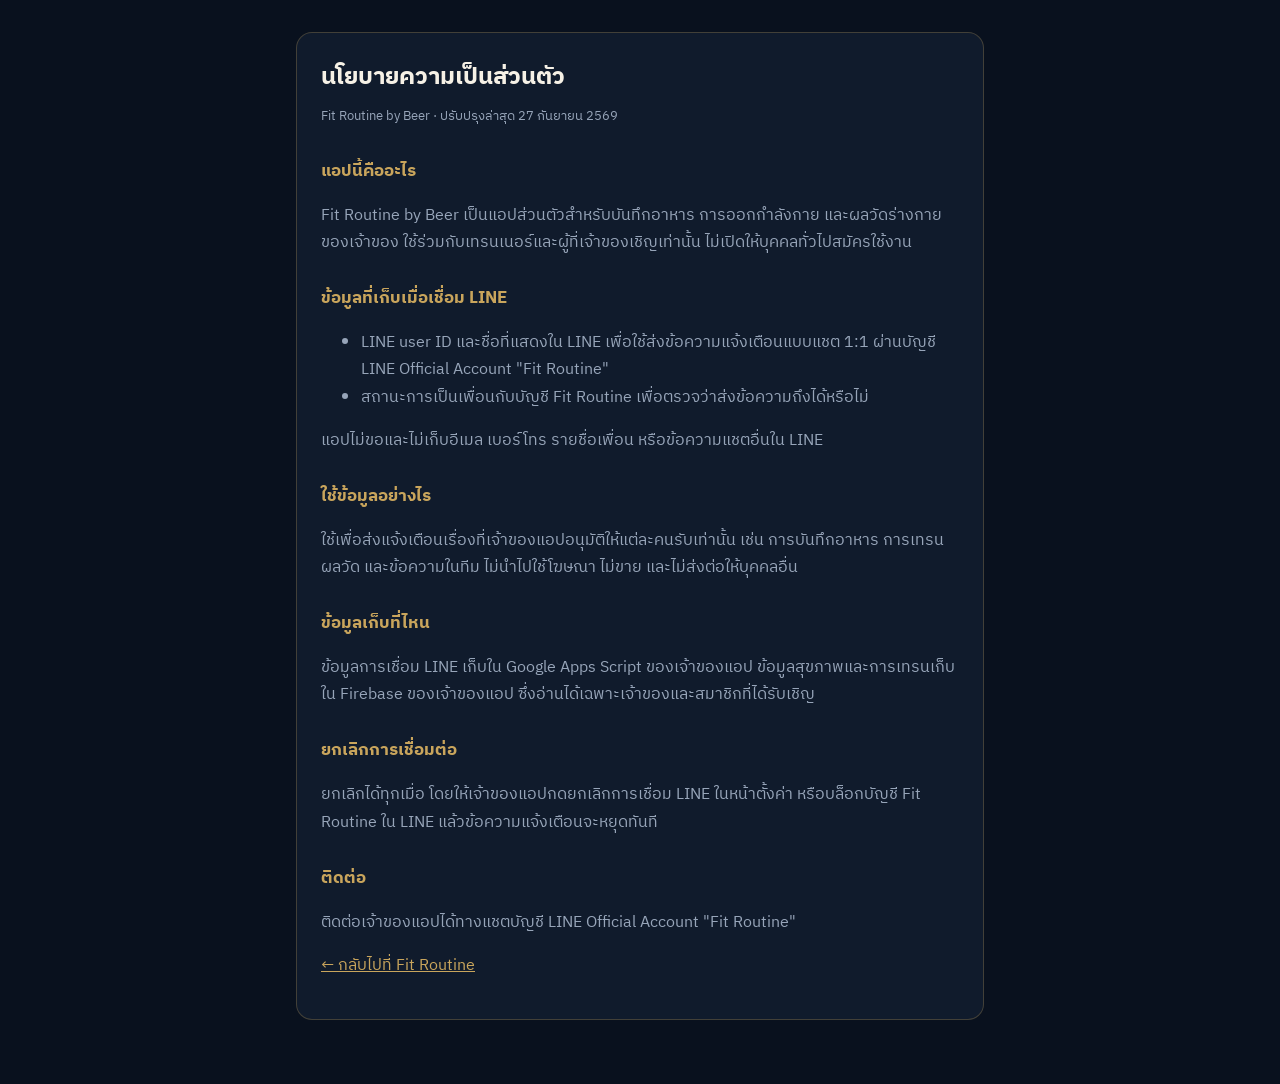
<file: privacy.html>
<!doctype html>
<html lang="th">
<head>
<meta charset="utf-8">
<meta name="viewport" content="width=device-width, initial-scale=1">
<title>นโยบายความเป็นส่วนตัว · Fit Routine by Beer</title>
<link rel="preconnect" href="https://fonts.googleapis.com">
<link href="https://fonts.googleapis.com/css2?family=IBM+Plex+Sans+Thai:wght@400;600&display=swap" rel="stylesheet">
<style>
  :root { --bg:#09111E; --card:#101B2C; --ink:#EEF2F7; --mut:#97A5B9; --gold:#C9A55C; }
  * { box-sizing:border-box; }
  body { margin:0; background:var(--bg); color:var(--ink); font:16px/1.7 'IBM Plex Sans Thai', system-ui, sans-serif; }
  main { max-width:720px; margin:0 auto; padding:32px 16px 64px; }
  h1 { font-size:24px; margin:0 0 4px; color:#F6F1E6; }
  h2 { font-size:17px; margin:28px 0 6px; color:var(--gold); }
  p, li { color:var(--mut); }
  .card { background:var(--card); border:1px solid #C9A55C44; border-radius:16px; padding:24px; }
  a { color:var(--gold); }
  small { color:var(--mut); }
</style>
</head>
<body>
<main>
  <div class="card">
    <h1>นโยบายความเป็นส่วนตัว</h1>
    <small>Fit Routine by Beer · ปรับปรุงล่าสุด 27 กันยายน 2569</small>

    <h2>แอปนี้คืออะไร</h2>
    <p>Fit Routine by Beer เป็นแอปส่วนตัวสำหรับบันทึกอาหาร การออกกำลังกาย และผลวัดร่างกายของเจ้าของ ใช้ร่วมกับเทรนเนอร์และผู้ที่เจ้าของเชิญเท่านั้น ไม่เปิดให้บุคคลทั่วไปสมัครใช้งาน</p>

    <h2>ข้อมูลที่เก็บเมื่อเชื่อม LINE</h2>
    <ul>
      <li>LINE user ID และชื่อที่แสดงใน LINE เพื่อใช้ส่งข้อความแจ้งเตือนแบบแชต 1:1 ผ่านบัญชี LINE Official Account "Fit Routine"</li>
      <li>สถานะการเป็นเพื่อนกับบัญชี Fit Routine เพื่อตรวจว่าส่งข้อความถึงได้หรือไม่</li>
    </ul>
    <p>แอปไม่ขอและไม่เก็บอีเมล เบอร์โทร รายชื่อเพื่อน หรือข้อความแชตอื่นใน LINE</p>

    <h2>ใช้ข้อมูลอย่างไร</h2>
    <p>ใช้เพื่อส่งแจ้งเตือนเรื่องที่เจ้าของแอปอนุมัติให้แต่ละคนรับเท่านั้น เช่น การบันทึกอาหาร การเทรน ผลวัด และข้อความในทีม ไม่นำไปใช้โฆษณา ไม่ขาย และไม่ส่งต่อให้บุคคลอื่น</p>

    <h2>ข้อมูลเก็บที่ไหน</h2>
    <p>ข้อมูลการเชื่อม LINE เก็บใน Google Apps Script ของเจ้าของแอป ข้อมูลสุขภาพและการเทรนเก็บใน Firebase ของเจ้าของแอป ซึ่งอ่านได้เฉพาะเจ้าของและสมาชิกที่ได้รับเชิญ</p>

    <h2>ยกเลิกการเชื่อมต่อ</h2>
    <p>ยกเลิกได้ทุกเมื่อ โดยให้เจ้าของแอปกดยกเลิกการเชื่อม LINE ในหน้าตั้งค่า หรือบล็อกบัญชี Fit Routine ใน LINE แล้วข้อความแจ้งเตือนจะหยุดทันที</p>

    <h2>ติดต่อ</h2>
    <p>ติดต่อเจ้าของแอปได้ทางแชตบัญชี LINE Official Account "Fit Routine"</p>

    <p><a href="./">← กลับไปที่ Fit Routine</a></p>
  </div>
</main>
</body>
</html>
</file>
